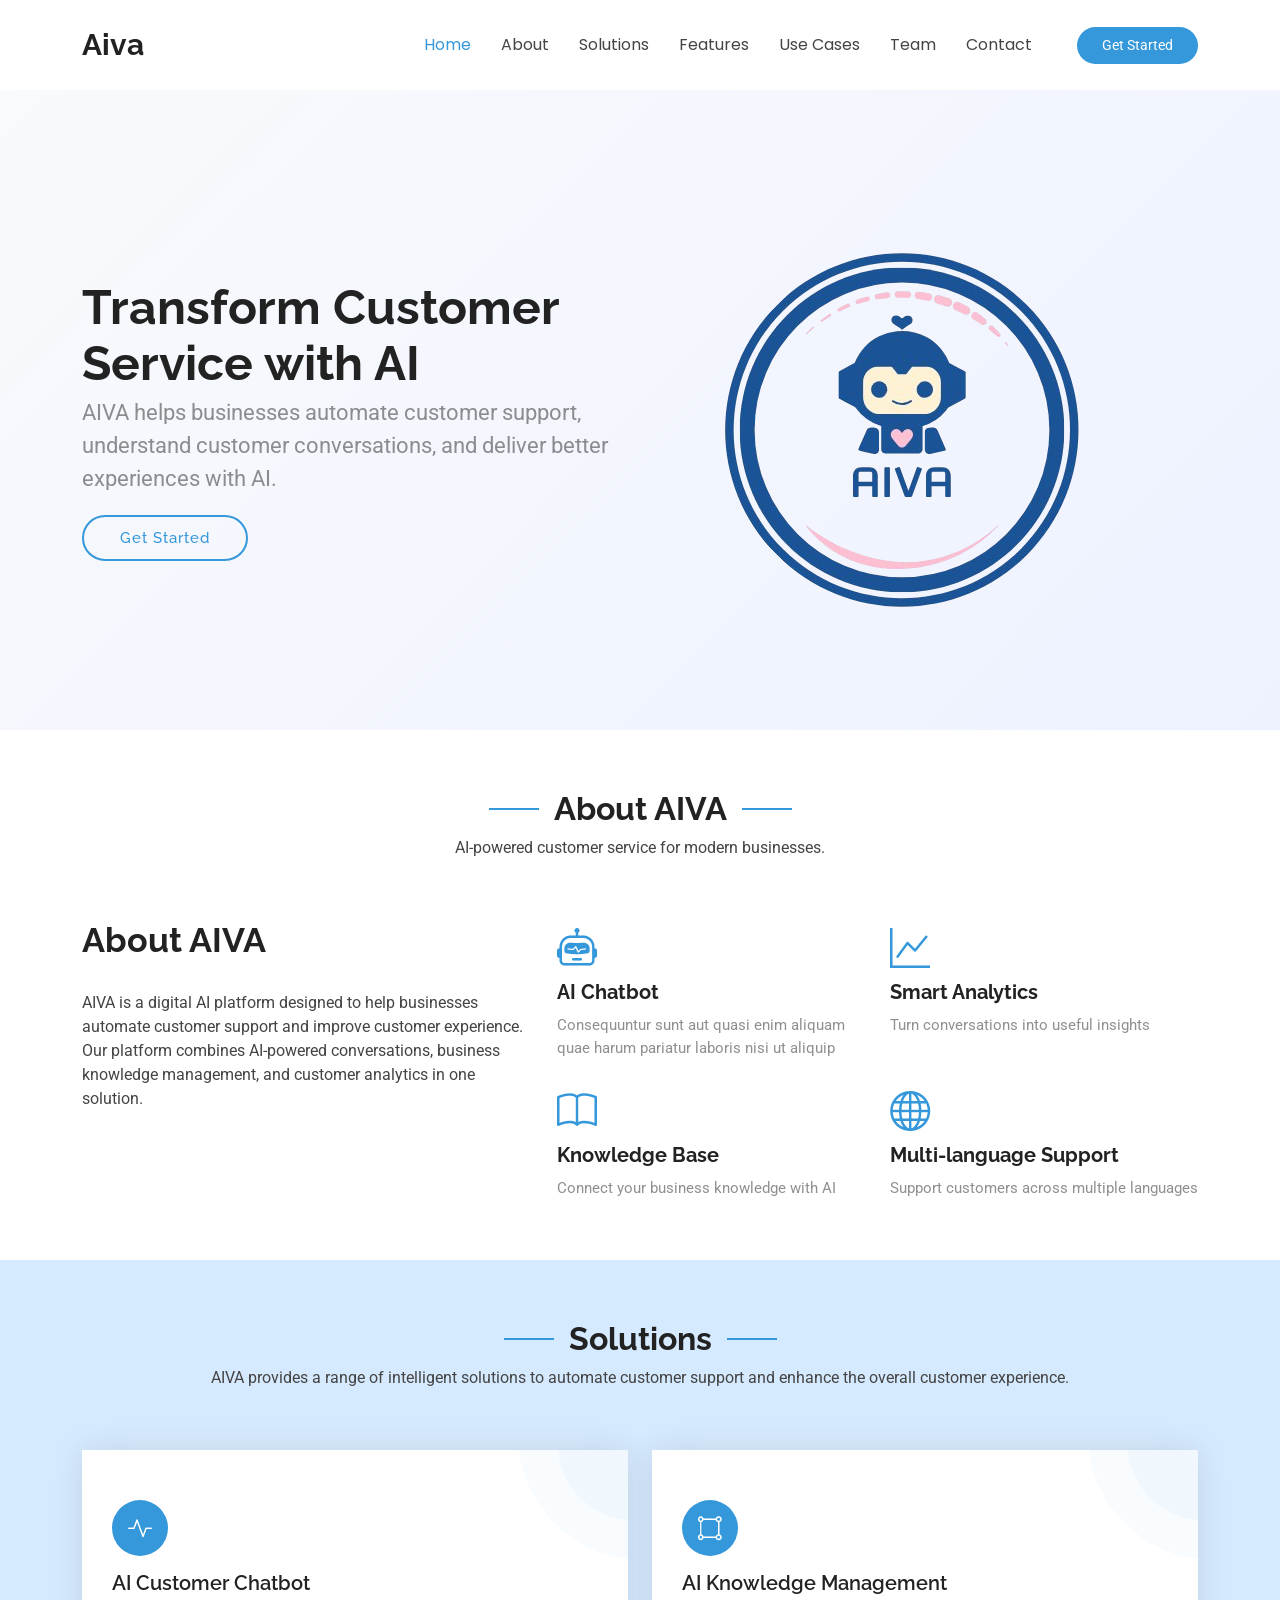
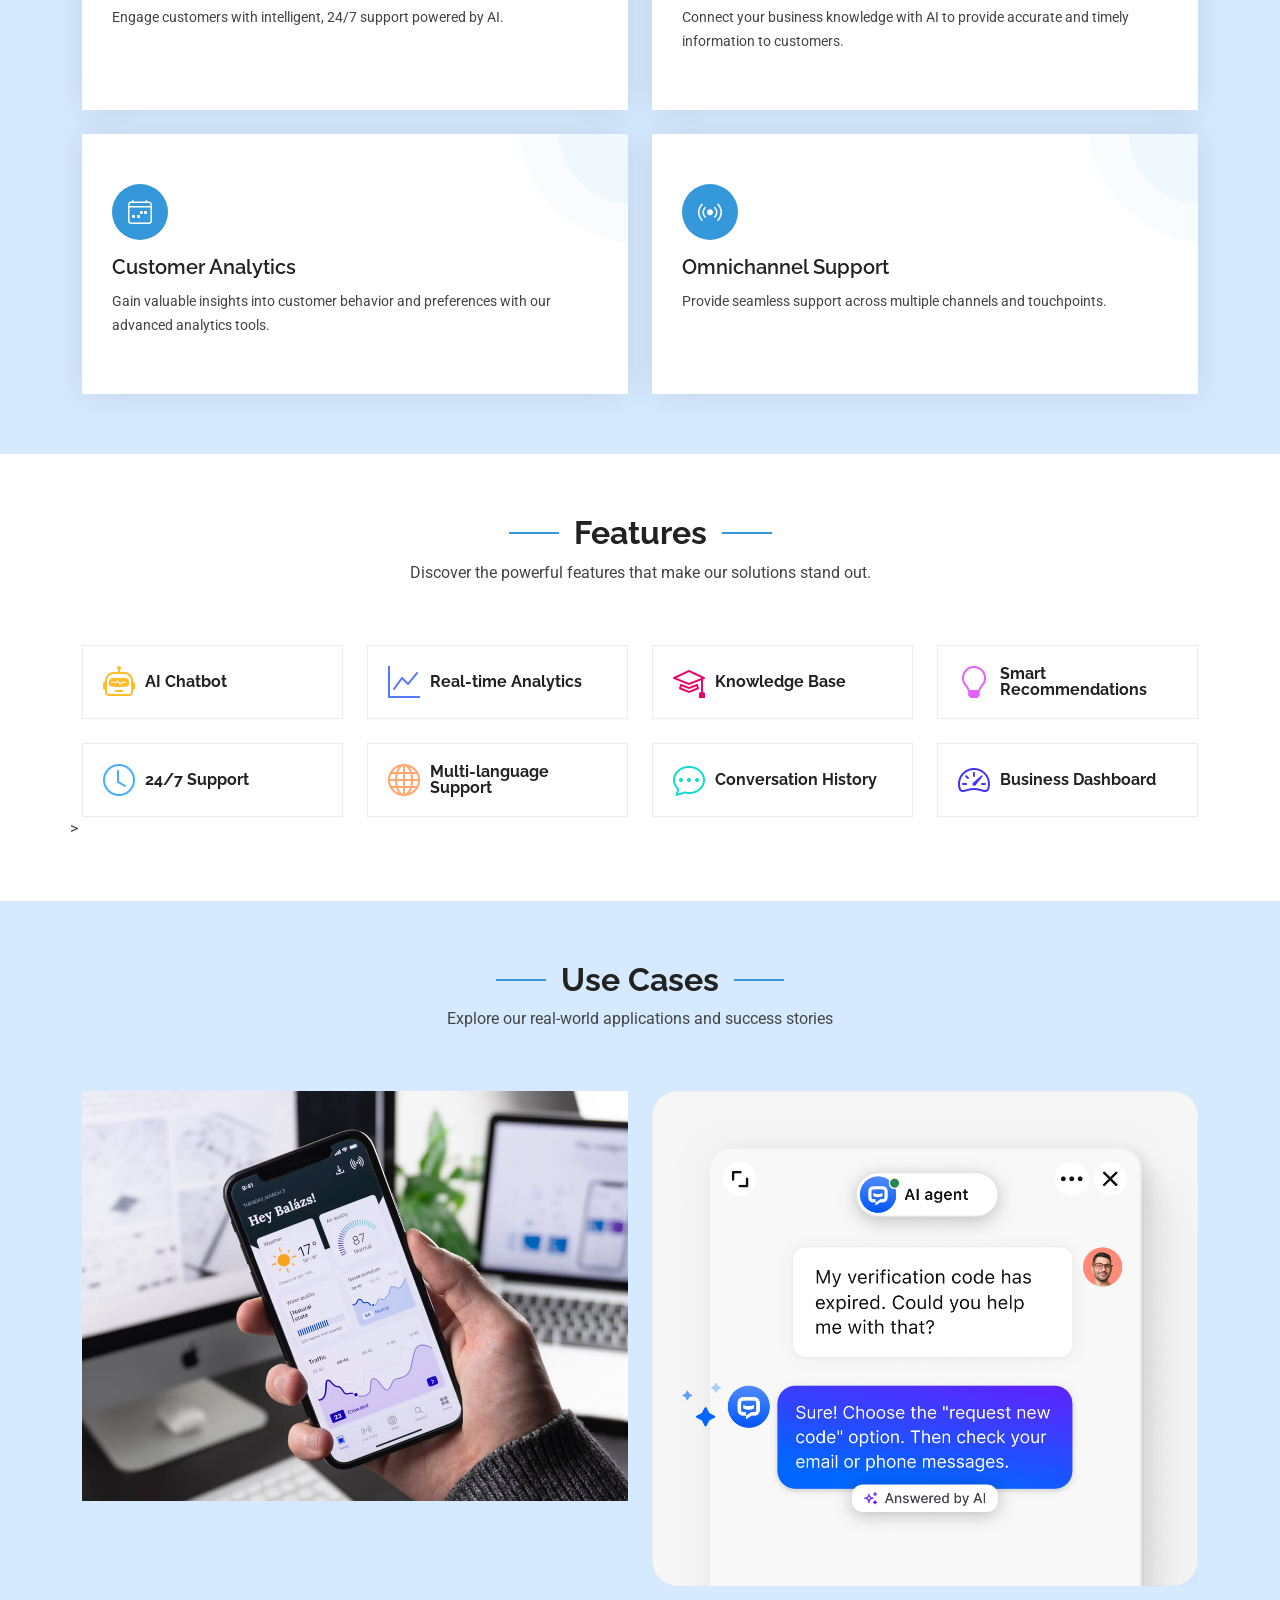
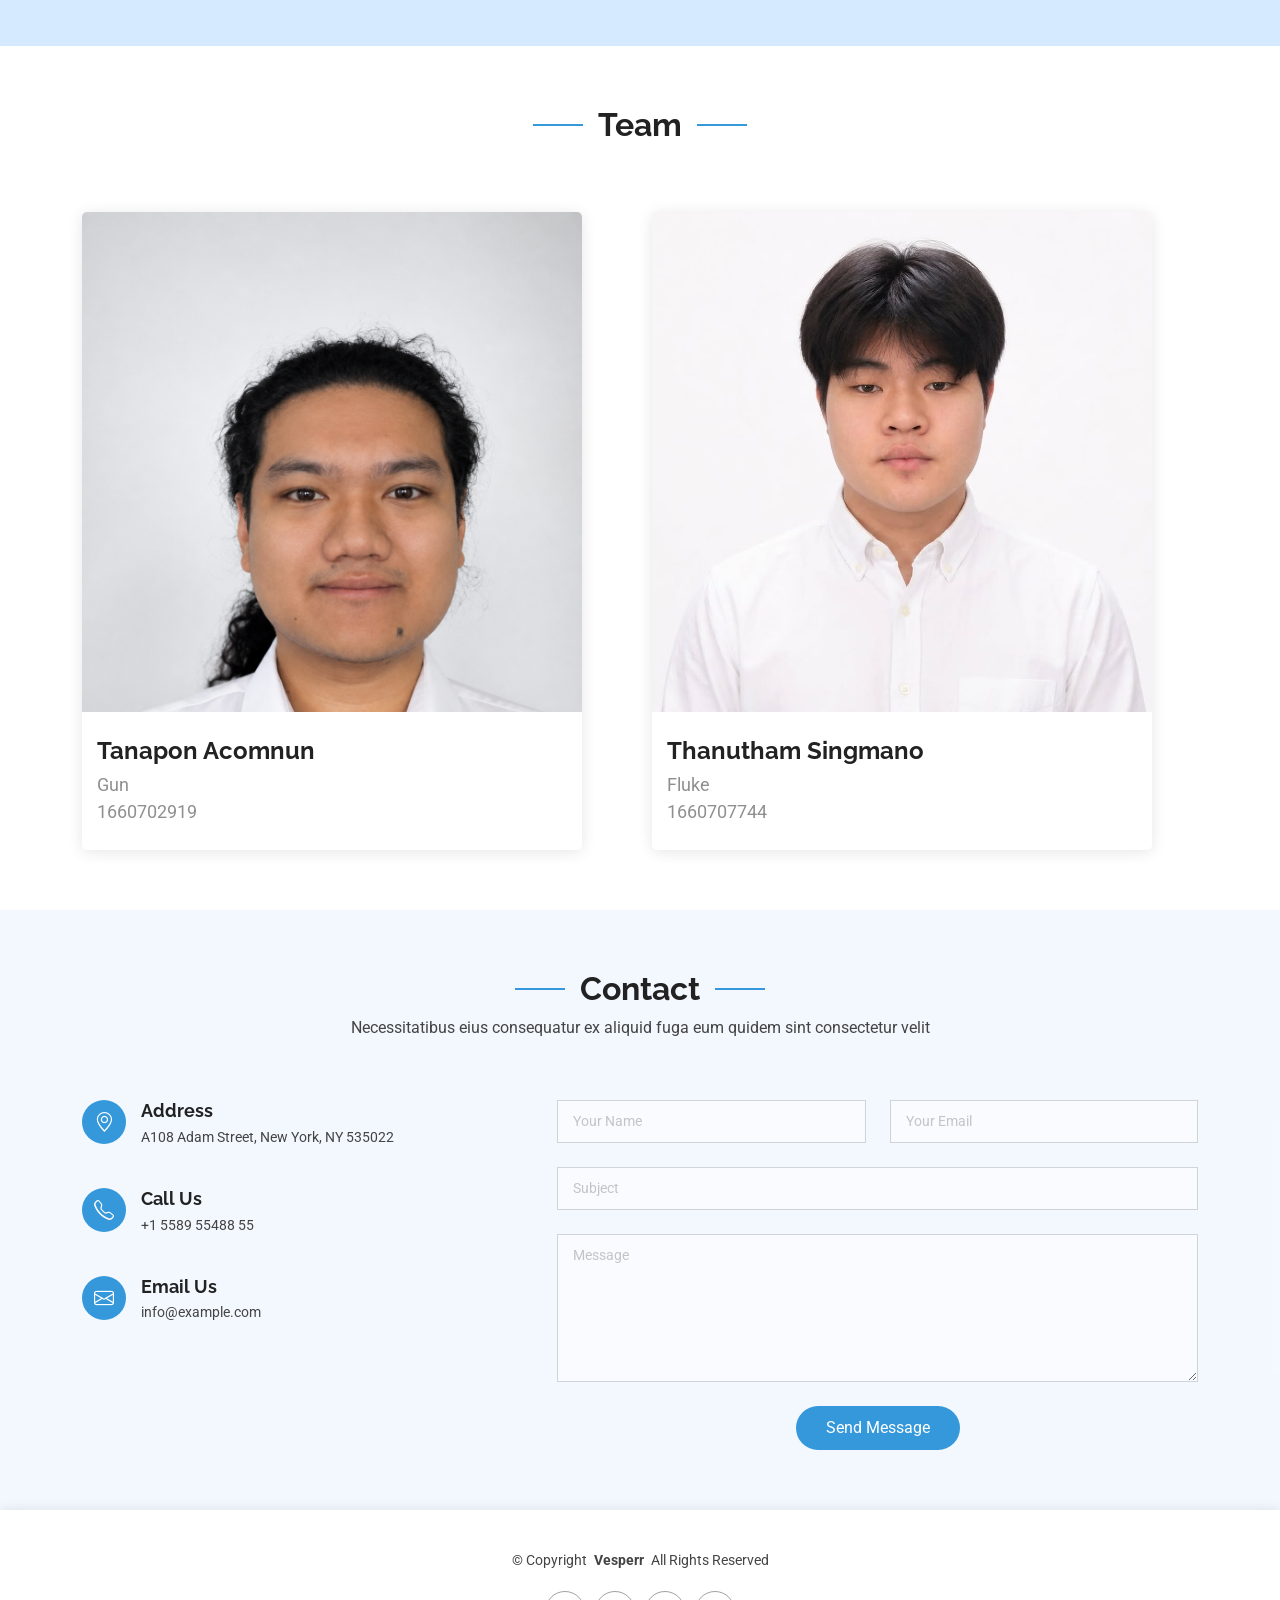
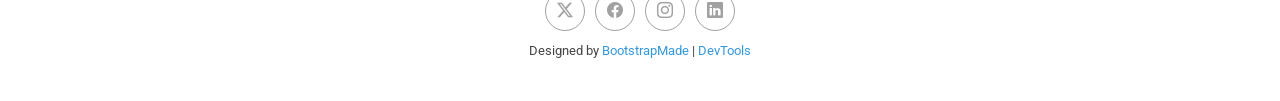
<file: index.html>
<!DOCTYPE html>
<html lang="en">

<head>
  <meta charset="utf-8">
  <meta content="width=device-width, initial-scale=1.0" name="viewport">
  <title>Index - Vesperr Bootstrap Template</title>
  <meta name="description" content="">
  <meta name="keywords" content="">

  <!-- Favicons -->
  <link href="assets/img/favicon.png" rel="icon">
  <link href="assets/img/apple-touch-icon.png" rel="apple-touch-icon">

  <!-- Fonts -->
  <link href="https://fonts.googleapis.com" rel="preconnect">
  <link href="https://fonts.gstatic.com" rel="preconnect" crossorigin>
  <link
    href="https://fonts.googleapis.com/css2?family=Roboto:ital,wght@0,100;0,300;0,400;0,500;0,700;0,900;1,100;1,300;1,400;1,500;1,700;1,900&family=Poppins:ital,wght@0,100;0,200;0,300;0,400;0,500;0,600;0,700;0,800;0,900;1,100;1,200;1,300;1,400;1,500;1,600;1,700;1,800;1,900&family=Raleway:ital,wght@0,100;0,200;0,300;0,400;0,500;0,600;0,700;0,800;0,900;1,100;1,200;1,300;1,400;1,500;1,600;1,700;1,800;1,900&display=swap"
    rel="stylesheet">

  <!-- Vendor CSS Files -->
  <link href="assets/vendor/bootstrap/css/bootstrap.min.css" rel="stylesheet">
  <link href="assets/vendor/bootstrap-icons/bootstrap-icons.css" rel="stylesheet">
  <link href="assets/vendor/aos/aos.css" rel="stylesheet">
  <link href="assets/vendor/glightbox/css/glightbox.min.css" rel="stylesheet">
  <link href="assets/vendor/swiper/swiper-bundle.min.css" rel="stylesheet">

  <!-- Main CSS File -->
  <link href="assets/css/main.css" rel="stylesheet">

  <!-- =======================================================
  * Template Name: Vesperr
  * Template URL: https://bootstrapmade.com/vesperr-free-bootstrap-template/
  * Updated: Aug 07 2024 with Bootstrap v5.3.3
  * Author: BootstrapMade.com
  * License: https://bootstrapmade.com/license/
  ======================================================== -->
</head>

<body class="index-page">

  <header id="header" class="header d-flex align-items-center sticky-top">
    <div class="container-fluid container-xl position-relative d-flex align-items-center">

      <a href="index.html" class="logo d-flex align-items-center me-auto">
        <!-- Uncomment the line below if you also wish to use an image logo -->
        <!-- <img src="assets/img/logo.png" alt=""> -->
        <h1 class="sitename">Aiva</h1>
      </a>

      <nav id="navmenu" class="navmenu">
        <ul>
          <li><a href="#hero" class="active">Home<br></a></li>
          <li><a href="#about">About</a></li>
          <li><a href="#services">Solutions</a></li>
          <li><a href="#features">Features</a></li>
          <li><a href="#portfolio">Use Cases</a></li>
          <li><a href="#team">Team</a></li>
          <li><a href="#contact">Contact</a></li>
          <i class="mobile-nav-toggle d-xl-none bi bi-list"></i>
      </nav>

      <a class="btn-getstarted" href="index.html#about">Get Started</a>

    </div>
  </header>

  <main class="main">

    <!-- Hero Section -->
    <section id="hero" class="hero section">

      <div class="container">
        <div class="row gy-4">
          <div class="col-lg-6 order-2 order-lg-1 d-flex flex-column justify-content-center">
            <h1>Transform Customer Service with AI</h1>
            <p>AIVA helps businesses automate customer support, understand customer conversations, and deliver better
              experiences with AI.</p>
            <div class="d-flex">
              <a href="#about" class="btn-get-started">Get Started</a>
              <a href="https://www.youtube.com/watch?v=Y7f98aduVJ8"
                class="glightbox btn-watch-video d-flex align-items-center"></a>
            </div>
          </div>
          <div class="col-lg-6 order-1 order-lg-2 hero-img">
            <img src="assets/img/AIVA.png" class="img-fluid animated" alt="">
          </div>
        </div>
      </div>

    </section><!-- /Hero Section -->

    <!-- About Section -->
    <section id="about" class="about section">

      <!-- Section Title -->
      <div class="container section-title" data-aos="fade-up">
        <h2>About AIVA</h2>
        <p>AI-powered customer service for modern businesses.</p>
      </div><!-- End Section Title -->

      <div class="container">

        <div class="row gy-5">

          <div class="content col-xl-5 d-flex flex-column" data-aos="fade-up" data-aos-delay="100">
            <h3>About AIVA</h3>
            <p>
              AIVA is a digital AI platform designed to help businesses automate customer support and improve customer
              experience. Our platform combines AI-powered conversations, business knowledge management, and customer
              analytics in one solution.
            </p>
          </div>

          <div class="col-xl-7" data-aos="fade-up" data-aos-delay="200">
            <div class="row gy-4">

              <div class="col-md-6 icon-box position-relative">
                <i class="bi bi-robot"></i>
                <h4><a href="" class="stretched-link">AI Chatbot</a></h4>
                <p>Consequuntur sunt aut quasi enim aliquam quae harum pariatur laboris nisi ut aliquip</p>
              </div><!-- Icon-Box -->

              <div class="col-md-6 icon-box position-relative">
                <i class="bi bi-graph-up"></i>
                <h4><a href="" class="stretched-link">Smart Analytics</a></h4>
                <p>Turn conversations into useful insights</p>
              </div><!-- Icon-Box -->

              <div class="col-md-6 icon-box position-relative">
                <i class="bi bi-book"></i>
                <h4><a href="" class="stretched-link">Knowledge Base</a></h4>
                <p>Connect your business knowledge with AI</p>
              </div><!-- Icon-Box -->

              <div class="col-md-6 icon-box position-relative">
                <i class="bi bi-globe"></i>
                <h4><a href="" class="stretched-link">Multi-language Support</a></h4>
                <p>Support customers across multiple languages</p>
              </div><!-- Icon-Box -->

            </div>
          </div>

        </div>

      </div>

    </section><!-- /About Section -->

    <!-- Services Section -->
    <section id="services" class="services section">

      <!-- Section Title -->
      <div class="container section-title" data-aos="fade-up">
        <h2>Solutions</h2>
        <p>AIVA provides a range of intelligent solutions to automate customer support and enhance the overall customer
          experience.</p>
      </div><!-- End Section Title -->

      <div class="container">
        <div class="row gy-4">

          <div class="col-xl-6 col-md-6 d-flex">
            <div class="service-item position-relative w-100">
              <i class="bi bi-activity"></i>
              <h4>AI Customer Chatbot</h4>
              <p>Engage customers with intelligent, 24/7 support powered by AI.</p>
            </div>
          </div>

          <div class="col-xl-6 col-md-6 d-flex">
            <div class="service-item position-relative w-100">
              <i class="bi bi-bounding-box-circles"></i>
              <h4>AI Knowledge Management</h4>
              <p>Connect your business knowledge with AI to provide accurate and timely information to customers.</p>
            </div>
          </div>

          <div class="col-xl-6 col-md-6 d-flex">
            <div class="service-item position-relative w-100">
              <i class="bi bi-calendar4-week"></i>
              <h4>Customer Analytics</h4>
              <p>Gain valuable insights into customer behavior and preferences with our advanced analytics tools.</p>
            </div>
          </div>

          <div class="col-xl-6 col-md-6 d-flex">
            <div class="service-item position-relative w-100">
              <i class="bi bi-broadcast"></i>
              <h4>Omnichannel Support</h4>
              <p>Provide seamless support across multiple channels and touchpoints.</p>
            </div>
          </div>

        </div>
      </div>

    </section><!-- /Services Section -->

    <!-- Features Section -->
    <section id="features" class="features section">

      <!-- Section Title -->
      <div class="container section-title" data-aos="fade-up">
        <h2>Features</h2>
        <p>Discover the powerful features that make our solutions stand out.</p>
      </div><!-- End Section Title -->

      <div class="container">

        <div class="row gy-4">

          <div class="col-lg-3 col-md-4" data-aos="fade-up" data-aos-delay="100">
            <div class="features-item">
              <i class="bi bi-robot" style="color: #ffbb2c;"></i>
              <h3><a href="" class="stretched-link">AI Chatbot</a></h3>
            </div>
          </div><!-- End Feature Item -->

          <div class="col-lg-3 col-md-4" data-aos="fade-up" data-aos-delay="200">
            <div class="features-item">
              <i class="bi bi-graph-up" style="color: #5578ff;"></i>
              <h3><a href="" class="stretched-link">Real-time Analytics</a></h3>
            </div>
          </div><!-- End Feature Item -->

          <div class="col-lg-3 col-md-4" data-aos="fade-up" data-aos-delay="300">
            <div class="features-item">
              <i class="bi bi-mortarboard" style="color: #e80368;"></i>
              <h3><a href="" class="stretched-link">Knowledge Base</a></h3>
            </div>
          </div><!-- End Feature Item -->

          <div class="col-lg-3 col-md-4" data-aos="fade-up" data-aos-delay="400">
            <div class="features-item">
              <i class="bi bi-lightbulb" style="color: #e361ff;"></i>
              <h3><a href="" class="stretched-link">Smart Recommendations</a></h3>
            </div>
          </div><!-- End Feature Item -->

          <div class="col-lg-3 col-md-4" data-aos="fade-up" data-aos-delay="500">
            <div class="features-item">
              <i class="bi bi-clock" style="color: #47aeff;"></i>
              <h3><a href="" class="stretched-link">24/7 Support</a></h3>
            </div>
          </div><!-- End Feature Item -->

          <div class="col-lg-3 col-md-4" data-aos="fade-up" data-aos-delay="600">
            <div class="features-item">
              <i class="bi bi-globe" style="color: #ffa76e;"></i>
              <h3><a href="" class="stretched-link">Multi-language Support</a></h3>
            </div>
          </div><!-- End Feature Item -->

          <div class="col-lg-3 col-md-4" data-aos="fade-up" data-aos-delay="700">
            <div class="features-item">
              <i class="bi bi-chat-dots" style="color: #11dbcf;"></i>
              <h3><a href="" class="stretched-link">Conversation History</a></h3>
            </div>
          </div><!-- End Feature Item -->

          <div class="col-lg-3 col-md-4" data-aos="fade-up" data-aos-delay="800">
            <div class="features-item">
              <i class="bi bi-speedometer2" style="color: #4233ff;"></i>
              <h3><a href="" class="stretched-link">Business Dashboard</a></h3>
            </div>
          </div><!-- End Feature Item -->>

        </div>

      </div>

    </section><!-- /Features Section -->

    <!-- Portfolio Section -->
    <section id="portfolio" class="portfolio section">

      <!-- Section Title -->
      <div class="container section-title" data-aos="fade-up">
        <h2>Use Cases</h2>
        <p>Explore our real-world applications and success stories</p>
      </div><!-- End Section Title -->

      <div class="container">

        <div class="isotope-layout" data-default-filter="*" data-layout="masonry" data-sort="original-order">

          <div class="row gy-4 isotope-container" data-aos="fade-up" data-aos-delay="200">

            <div class="col-lg-6 col-md-6 portfolio-item isotope-item filter-app">
              <div class="portfolio-content h-100">
                <img src="assets/img/portfolio/app-1.jpg" class="img-fluid" alt="">
                <div class="portfolio-info">
                  <h4>Real-Time Analytics</h4>
                  <p>Real-time data analysis for business intelligence</p>
                  <a href="assets/img/portfolio/app-1.jpg" title="App 1" data-gallery="portfolio-gallery-app"
                    class="glightbox preview-link"><i class="bi bi-zoom-in"></i></a>
                  <a href="portfolio-details.html" title="More Details" class="details-link"><i
                      class="bi bi-link-45deg"></i></a>
                </div>
              </div>
            </div><!-- End Portfolio Item -->

            <div class="col-lg-6 col-md-6 portfolio-item isotope-item filter-product">
              <div class="portfolio-content h-100">
                <img src="assets/img/portfolio/chat-bot.png" class="img-fluid" alt="">
                <div class="portfolio-info">
                  <h4>Chat Bot</h4>
                  <p>AI-powered chatbot for customer support</p>
                  <a href="assets/img/portfolio/chat-bot.png" title="Chat Bot" data-gallery="portfolio-gallery-product"
                    class="glightbox preview-link"><i class="bi bi-zoom-in"></i></a>
                  <a href="service-details.html" title="More Details" class="details-link"><i
                      class="bi bi-link-45deg"></i></a>
                </div>
              </div>
            </div><!-- End Portfolio Item -->
          </div><!-- End Portfolio Container -->

        </div>

      </div>

    </section><!-- /Portfolio Section -->

    <!-- Team Section -->
    <section id="team" class="team section">

      <!-- Section Title -->
      <div class="container section-title" data-aos="fade-up">
        <h2>Team</h2>
      </div><!-- End Section Title -->

      <div class="container">

        <div class="row gy-4">

          <div class="col-lg-6 col-md-6 d-flex align-items-stretch" data-aos="fade-up" data-aos-delay="100">
            <div class="team-member">
              <div class="member-img">
                <img src="assets/img/team/gun.png" class="img-fluid" alt="">

              </div>
              <div class="member-info">
                <h4>Tanapon Acomnun</h4>
                <span>Gun<br>1660702919</span>
              </div>
            </div>
          </div><!-- End Team Member -->

          <div class="col-lg-6 col-md-6 d-flex align-items-stretch" data-aos="fade-up" data-aos-delay="200">
            <div class="team-member">
              <div class="member-img">
                <img src="assets/img/team/fluke.png" class="img-fluid" alt="">

              </div>
              <div class="member-info">
                <h4>Thanutham Singmano</h4>
                <span>Fluke<br>1660707744</span>
              </div>
            </div>
          </div><!-- End Team Member -->
        </div>

      </div>

    </section><!-- /Team Section -->
    <!-- Contact Section -->
    <section id="contact" class="contact section">

      <!-- Section Title -->
      <div class="container section-title" data-aos="fade-up">
        <h2>Contact</h2>
        <p>Necessitatibus eius consequatur ex aliquid fuga eum quidem sint consectetur velit</p>
      </div><!-- End Section Title -->

      <div class="container position-relative" data-aos="fade-up" data-aos-delay="100">

        <div class="row gy-4">

          <div class="col-lg-5">
            <div class="info-item d-flex" data-aos="fade-up" data-aos-delay="200">
              <i class="bi bi-geo-alt flex-shrink-0"></i>
              <div>
                <h3>Address</h3>
                <p>A108 Adam Street, New York, NY 535022</p>
              </div>
            </div><!-- End Info Item -->

            <div class="info-item d-flex" data-aos="fade-up" data-aos-delay="300">
              <i class="bi bi-telephone flex-shrink-0"></i>
              <div>
                <h3>Call Us</h3>
                <p>+1 5589 55488 55</p>
              </div>
            </div><!-- End Info Item -->

            <div class="info-item d-flex" data-aos="fade-up" data-aos-delay="400">
              <i class="bi bi-envelope flex-shrink-0"></i>
              <div>
                <h3>Email Us</h3>
                <p>info@example.com</p>
              </div>
            </div><!-- End Info Item -->

          </div>

          <div class="col-lg-7">
            <form action="forms/contact.php" method="post" class="php-email-form" data-aos="fade-up"
              data-aos-delay="500">
              <div class="row gy-4">

                <div class="col-md-6">
                  <input type="text" name="name" class="form-control" placeholder="Your Name" required="">
                </div>

                <div class="col-md-6 ">
                  <input type="email" class="form-control" name="email" placeholder="Your Email" required="">
                </div>

                <div class="col-md-12">
                  <input type="text" class="form-control" name="subject" placeholder="Subject" required="">
                </div>

                <div class="col-md-12">
                  <textarea class="form-control" name="message" rows="6" placeholder="Message" required=""></textarea>
                </div>

                <div class="col-md-12 text-center">
                  <div class="loading">Loading</div>
                  <div class="error-message"></div>
                  <div class="sent-message">Your message has been sent. Thank you!</div>

                  <button type="submit">Send Message</button>
                </div>

              </div>
            </form>
          </div><!-- End Contact Form -->

        </div>

      </div>

    </section><!-- /Contact Section -->

  </main>

  <footer id="footer" class="footer">

    <div class="container">
      <div class="copyright text-center ">
        <p>© <span>Copyright</span> <strong class="px-1 sitename">Vesperr</strong> <span>All Rights Reserved</span></p>
      </div>
      <div class="social-links d-flex justify-content-center">
        <a href=""><i class="bi bi-twitter-x"></i></a>
        <a href=""><i class="bi bi-facebook"></i></a>
        <a href=""><i class="bi bi-instagram"></i></a>
        <a href=""><i class="bi bi-linkedin"></i></a>
      </div>
      <div class="credits">
        <!-- All the links in the footer should remain intact. -->
        <!-- You can delete the links only if you've purchased the pro version. -->
        <!-- Licensing information: https://bootstrapmade.com/license/ -->
        <!-- Purchase the pro version with working PHP/AJAX contact form: [buy-url] -->
        Designed by <a href="https://bootstrapmade.com/">BootstrapMade</a> | <a
          href="https://bootstrapmade.com/tools/">DevTools</a>
      </div>
    </div>

  </footer>

  <!-- Scroll Top -->
  <a href="#" id="scroll-top" class="scroll-top d-flex align-items-center justify-content-center"><i
      class="bi bi-arrow-up-short"></i></a>

  <!-- Preloader -->
  <div id="preloader"></div>

  <!-- Vendor JS Files -->
  <script src="assets/vendor/bootstrap/js/bootstrap.bundle.min.js"></script>
  <script src="assets/vendor/php-email-form/validate.js"></script>
  <script src="assets/vendor/aos/aos.js"></script>
  <script src="assets/vendor/glightbox/js/glightbox.min.js"></script>
  <script src="assets/vendor/purecounter/purecounter_vanilla.js"></script>
  <script src="assets/vendor/swiper/swiper-bundle.min.js"></script>
  <script src="assets/vendor/imagesloaded/imagesloaded.pkgd.min.js"></script>
  <script src="assets/vendor/isotope-layout/isotope.pkgd.min.js"></script>

  <!-- Main JS File -->
  <script src="assets/js/main.js"></script>

</body>

</html>
</file>
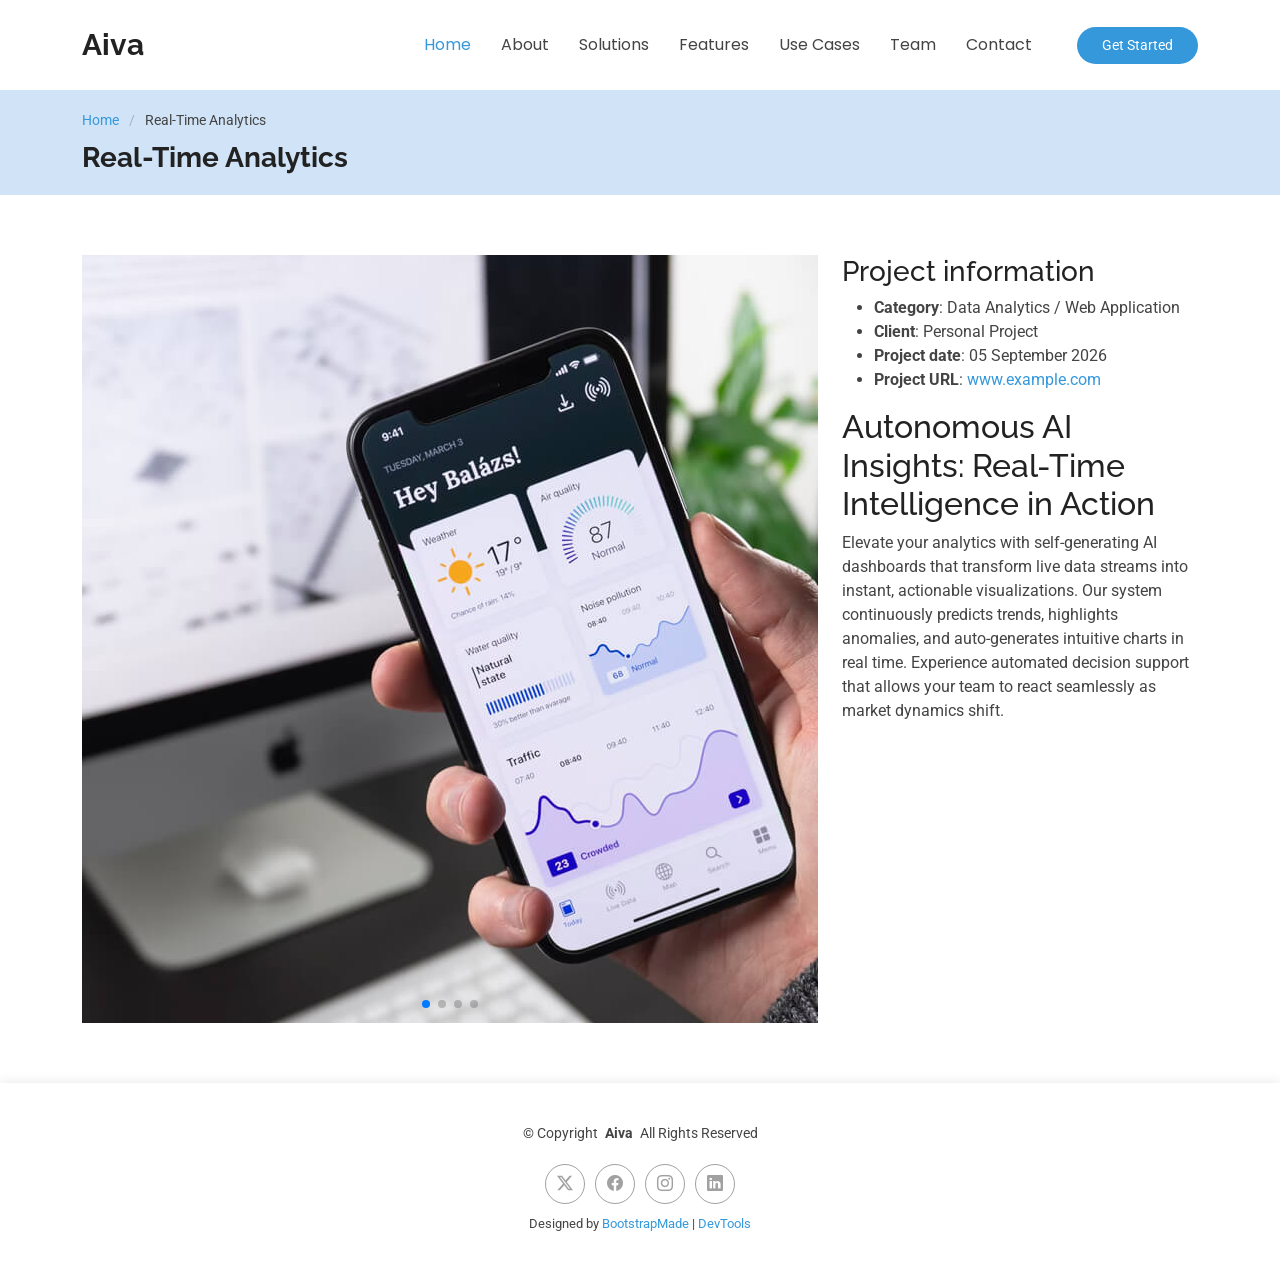
<file: portfolio-details.html>
<!DOCTYPE html>
<html lang="en">

<head>
  <meta charset="utf-8">
  <meta content="width=device-width, initial-scale=1.0" name="viewport">
  <title>Real-Time Analytics - Aiva Bootstrap Template</title>
  <meta name="description" content="">
  <meta name="keywords" content="">

  <!-- Favicons -->
  <link href="assets/img/favicon.png" rel="icon">
  <link href="assets/img/apple-touch-icon.png" rel="apple-touch-icon">

  <!-- Fonts -->
  <link href="https://fonts.googleapis.com" rel="preconnect">
  <link href="https://fonts.gstatic.com" rel="preconnect" crossorigin>
  <link href="https://fonts.googleapis.com/css2?family=Roboto:ital,wght@0,100;0,300;0,400;0,500;0,700;0,900;1,100;1,300;1,400;1,500;1,700;1,900&family=Poppins:ital,wght@0,100;0,200;0,300;0,400;0,500;0,600;0,700;0,800;0,900;1,100;1,200;1,300;1,400;1,500;1,600;1,700;1,800;1,900&family=Raleway:ital,wght@0,100;0,200;0,300;0,400;0,500;0,600;0,700;0,800;0,900;1,100;1,200;1,300;1,400;1,500;1,600;1,700;1,800;1,900&display=swap" rel="stylesheet">

  <!-- Vendor CSS Files -->
  <link href="assets/vendor/bootstrap/css/bootstrap.min.css" rel="stylesheet">
  <link href="assets/vendor/bootstrap-icons/bootstrap-icons.css" rel="stylesheet">
  <link href="assets/vendor/aos/aos.css" rel="stylesheet">
  <link href="assets/vendor/glightbox/css/glightbox.min.css" rel="stylesheet">
  <link href="assets/vendor/swiper/swiper-bundle.min.css" rel="stylesheet">

  <!-- Main CSS File -->
  <link href="assets/css/main.css" rel="stylesheet">

  <!-- =======================================================
  * Template Name: Aiva
  * Template URL: https://bootstrapmade.com/aiva-free-bootstrap-template/
  * Updated: Aug 07 2024 with Bootstrap v5.3.3
  * Author: BootstrapMade.com
  * License: https://bootstrapmade.com/license/
  ======================================================== -->
</head>

<body class="portfolio-details-page">

  <header id="header" class="header d-flex align-items-center sticky-top">
    <div class="container-fluid container-xl position-relative d-flex align-items-center">

      <a href="index.html" class="logo d-flex align-items-center me-auto">
        <!-- Uncomment the line below if you also wish to use an image logo -->
        <!-- <img src="assets/img/logo.png" alt=""> -->
        <h1 class="sitename">Aiva</h1>
      </a>

      <nav id="navmenu" class="navmenu">
        <ul>
          <li><a href="index.html" class="active">Home<br></a></li>
          <li><a href="index.html#about">About</a></li>
          <li><a href="index.html#services">Solutions</a></li>
          <li><a href="index.html#features">Features</a></li>
          <li><a href="index.html#portfolio">Use Cases</a></li>
          <li><a href="index.html#team">Team</a></li>
          <li><a href="index.html#contact">Contact</a></li>
          <i class="mobile-nav-toggle d-xl-none bi bi-list"></i>
      </nav>

      <a class="btn-getstarted" href="index.html#about">Get Started</a>

    </div>
  </header>

  <main class="main">

    <!-- Page Title -->
    <div class="page-title" data-aos="fade">
      <div class="container">
        <nav class="breadcrumbs">
          <ol>
            <li><a href="index.html">Home</a></li>
            <li class="current">Real-Time Analytics</li>
          </ol>
        </nav>
        <h1>Real-Time Analytics</h1>
      </div>
    </div><!-- End Page Title -->

    <!-- Real-Time Analytics Section -->
    <section id="real-time-analytics" class="real-time-analytics section">

      <div class="container" data-aos="fade-up" data-aos-delay="100">

        <div class="row gy-4">

          <div class="col-lg-8">
            <div class="portfolio-details-slider swiper init-swiper">

              <script type="application/json" class="swiper-config">
                {
                  "loop": true,
                  "speed": 600,
                  "autoplay": {
                    "delay": 5000
                  },
                  "slidesPerView": "auto",
                  "pagination": {
                    "el": ".swiper-pagination",
                    "type": "bullets",
                    "clickable": true
                  }
                }
              </script>

              <div class="swiper-wrapper align-items-center">

                <div class="swiper-slide">
                  <img src="assets/img/portfolio/app-1.jpg" alt="">
                </div>

                <div class="swiper-slide">
                  <img src="assets/img/portfolio/app-2.png" alt="">
                </div>

                <div class="swiper-slide">
                  <img src="assets/img/portfolio/app-3.png" alt="">
                </div>

                <div class="swiper-slide">
                  <img src="assets/img/portfolio/app-4.png" alt="">
                </div>

              </div>
              <div class="swiper-pagination"></div>
            </div>
          </div>

          <div class="col-lg-4">
            <div class="portfolio-info" data-aos="fade-up" data-aos-delay="200">
              <h3>Project information</h3>
              <ul>
                <li><strong>Category</strong>: Data Analytics / Web Application</li>
                <li><strong>Client</strong>: Personal Project</li>
                <li><strong>Project date</strong>: 05 September 2026</li>
                <li><strong>Project URL</strong>: <a href="#">www.example.com</a></li>
              </ul>
            </div>
            <div class="portfolio-description" data-aos="fade-up" data-aos-delay="300">
              <h2>Autonomous AI Insights: Real-Time Intelligence in Action</h2>
              <p>
                Elevate your analytics with self-generating AI dashboards that transform live data streams into instant, actionable visualizations. Our system continuously predicts trends, highlights anomalies, and auto-generates intuitive charts in real time. Experience automated decision support that allows your team to react seamlessly as market dynamics shift.
              </p>
            </div>
          </div>

        </div>

      </div>

    </section><!-- /Real-Time Analytics Section -->

  </main>

  <footer id="footer" class="footer">

    <div class="container">
      <div class="copyright text-center ">
        <p>© <span>Copyright</span> <strong class="px-1 sitename">Aiva</strong> <span>All Rights Reserved</span></p>
      </div>
      <div class="social-links d-flex justify-content-center">
        <a href=""><i class="bi bi-twitter-x"></i></a>
        <a href=""><i class="bi bi-facebook"></i></a>
        <a href=""><i class="bi bi-instagram"></i></a>
        <a href=""><i class="bi bi-linkedin"></i></a>
      </div>
      <div class="credits">
        <!-- All the links in the footer should remain intact. -->
        <!-- You can delete the links only if you've purchased the pro version. -->
        <!-- Licensing information: https://bootstrapmade.com/license/ -->
        <!-- Purchase the pro version with working PHP/AJAX contact form: [buy-url] -->
        Designed by <a href="https://bootstrapmade.com/">BootstrapMade</a> | <a href="https://bootstrapmade.com/tools/">DevTools</a>
      </div>
    </div>

  </footer>

  <!-- Scroll Top -->
  <a href="#" id="scroll-top" class="scroll-top d-flex align-items-center justify-content-center"><i class="bi bi-arrow-up-short"></i></a>

  <!-- Preloader -->
  <div id="preloader"></div>

  <!-- Vendor JS Files -->
  <script src="assets/vendor/bootstrap/js/bootstrap.bundle.min.js"></script>
  <script src="assets/vendor/php-email-form/validate.js"></script>
  <script src="assets/vendor/aos/aos.js"></script>
  <script src="assets/vendor/glightbox/js/glightbox.min.js"></script>
  <script src="assets/vendor/purecounter/purecounter_vanilla.js"></script>
  <script src="assets/vendor/swiper/swiper-bundle.min.js"></script>
  <script src="assets/vendor/imagesloaded/imagesloaded.pkgd.min.js"></script>
  <script src="assets/vendor/isotope-layout/isotope.pkgd.min.js"></script>

  <!-- Main JS File -->
  <script src="assets/js/main.js"></script>

</body>

</html>
</file>
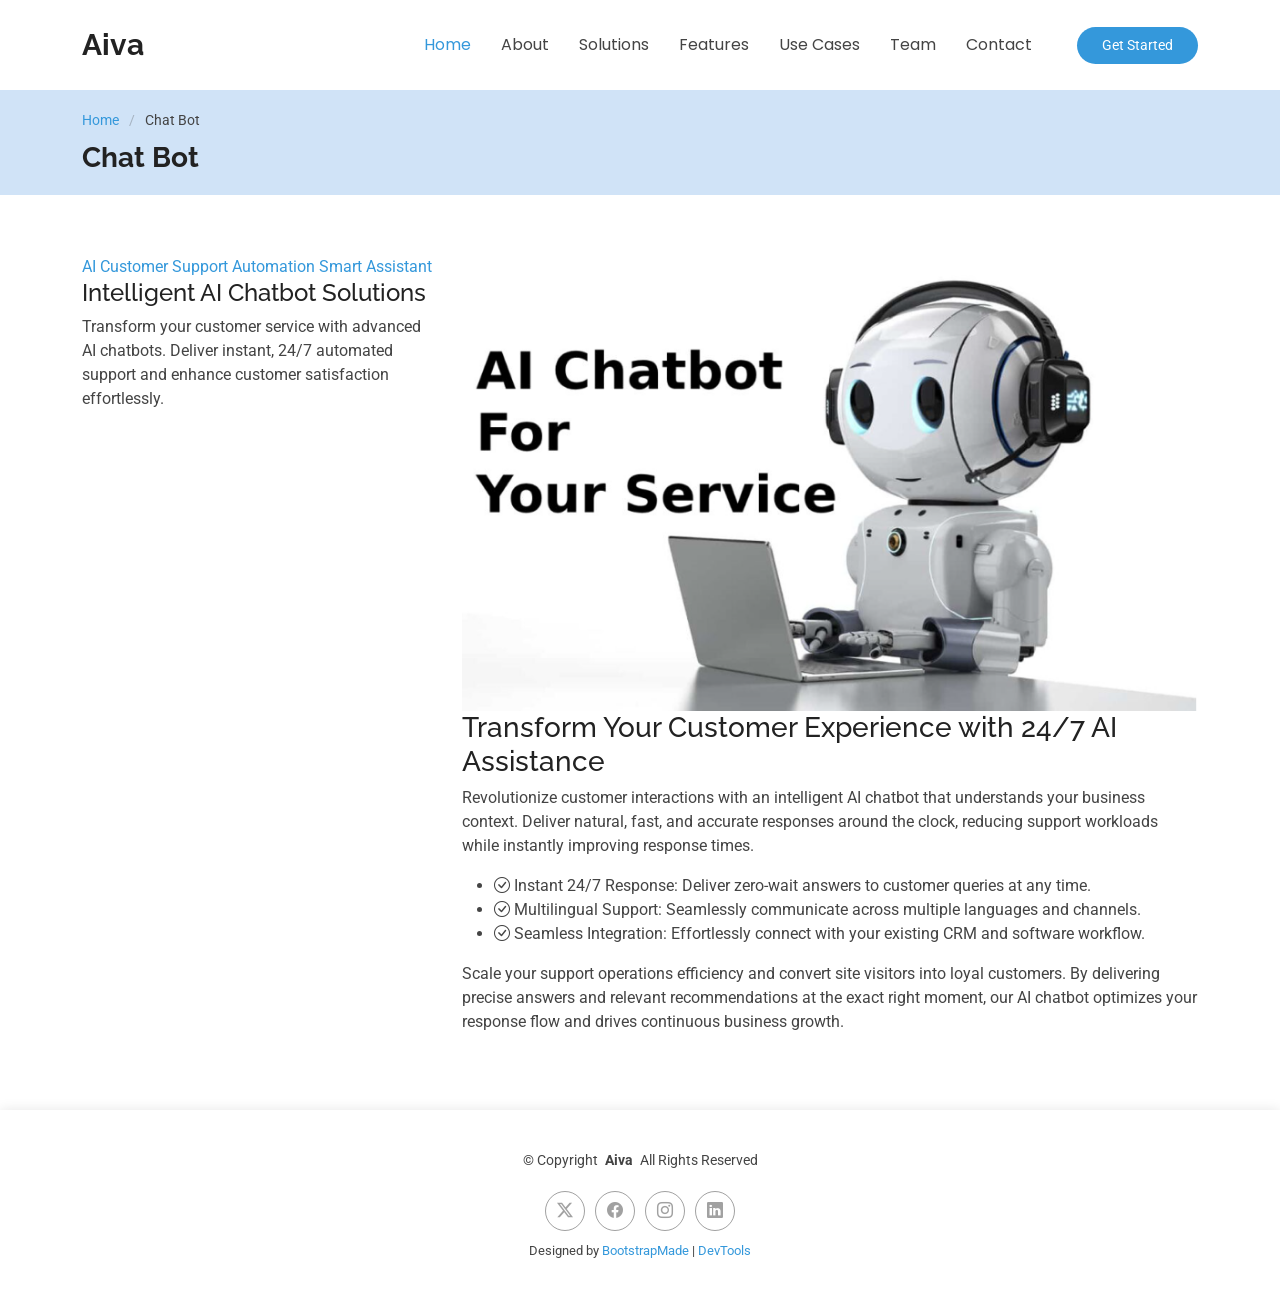
<file: service-details.html>
<!DOCTYPE html>
<html lang="en">

<head>
  <meta charset="utf-8">
  <meta content="width=device-width, initial-scale=1.0" name="viewport">
  <title>Chat Bot - Aiva Bootstrap Template</title>
  <meta name="description" content="">
  <meta name="keywords" content="">

  <!-- Favicons -->
  <link href="assets/img/favicon.png" rel="icon">
  <link href="assets/img/apple-touch-icon.png" rel="apple-touch-icon">

  <!-- Fonts -->
  <link href="https://fonts.googleapis.com" rel="preconnect">
  <link href="https://fonts.gstatic.com" rel="preconnect" crossorigin>
  <link href="https://fonts.googleapis.com/css2?family=Roboto:ital,wght@0,100;0,300;0,400;0,500;0,700;0,900;1,100;1,300;1,400;1,500;1,700;1,900&family=Poppins:ital,wght@0,100;0,200;0,300;0,400;0,500;0,600;0,700;0,800;0,900;1,100;1,200;1,300;1,400;1,500;1,600;1,700;1,800;1,900&family=Raleway:ital,wght@0,100;0,200;0,300;0,400;0,500;0,600;0,700;0,800;0,900;1,100;1,200;1,300;1,400;1,500;1,600;1,700;1,800;1,900&display=swap" rel="stylesheet">

  <!-- Vendor CSS Files -->
  <link href="assets/vendor/bootstrap/css/bootstrap.min.css" rel="stylesheet">
  <link href="assets/vendor/bootstrap-icons/bootstrap-icons.css" rel="stylesheet">
  <link href="assets/vendor/aos/aos.css" rel="stylesheet">
  <link href="assets/vendor/glightbox/css/glightbox.min.css" rel="stylesheet">
  <link href="assets/vendor/swiper/swiper-bundle.min.css" rel="stylesheet">

  <!-- Main CSS File -->
  <link href="assets/css/main.css" rel="stylesheet">

  <!-- =======================================================
  * Template Name: Aiva
  * Template URL: https://bootstrapmade.com/aiva-free-bootstrap-template/
  * Updated: Aug 07 2024 with Bootstrap v5.3.3
  * Author: BootstrapMade.com
  * License: https://bootstrapmade.com/license/
  ======================================================== -->
</head>

<body class="service-details-page">

  <header id="header" class="header d-flex align-items-center sticky-top">
    <div class="container-fluid container-xl position-relative d-flex align-items-center">

      <a href="index.html" class="logo d-flex align-items-center me-auto">
        <!-- Uncomment the line below if you also wish to use an image logo -->
        <!-- <img src="assets/img/logo.png" alt=""> -->
        <h1 class="sitename">Aiva</h1>
      </a>

      <nav id="navmenu" class="navmenu">
        <ul>
          <li><a href="index.html" class="active">Home<br></a></li>
          <li><a href="index.html#about">About</a></li>
          <li><a href="index.html#services">Solutions</a></li>
          <li><a href="index.html#features">Features</a></li>
          <li><a href="index.html#portfolio">Use Cases</a></li>
          <li><a href="index.html#team">Team</a></li>
          <li><a href="index.html#contact">Contact</a></li>
          <i class="mobile-nav-toggle d-xl-none bi bi-list"></i>
      </nav>

      <a class="btn-getstarted" href="index.html#about">Get Started</a>

    </div>
  </header>

  <main class="main">

    <!-- Page Title -->
    <div class="page-title" data-aos="fade">
      <div class="container">
        <nav class="breadcrumbs">
          <ol>
            <li><a href="index.html">Home</a></li>
            <li class="current">Chat Bot</li>
          </ol>
        </nav>
        <h1>Chat Bot</h1>
      </div>
    </div><!-- End Page Title -->

    <!-- Chat Bot Section -->
    <section id="chat-bot" class="chat-bot section">

      <div class="container">

        <div class="row gy-4">

          <div class="col-lg-4" data-aos="fade-up" data-aos-delay="100">
            <div class="services-list">
              <a href="#" class="active">AI Customer Support</a>
              <a href="#">Automation</a>
              <a href="#">Smart Assistant</a>
            </div>

            <h4>Intelligent AI Chatbot Solutions</h4>
            <p>Transform your customer service with advanced AI chatbots. Deliver instant, 24/7 automated support and enhance customer satisfaction effortlessly.</p>
          </div>

          <div class="col-lg-8" data-aos="fade-up" data-aos-delay="200">
            <img src="assets/img/chat bot.png" alt="" class="img-fluid services-img">
            <h3>Transform Your Customer Experience with 24/7 AI Assistance</h3>
            <p>
              Revolutionize customer interactions with an intelligent AI chatbot that understands your business context. Deliver natural, fast, and accurate responses around the clock, reducing support workloads while instantly improving response times.
            </p>
            <ul>
              <li><i class="bi bi-check-circle"></i> <span>Instant 24/7 Response: Deliver zero-wait answers to customer queries at any time.</span></li>
              <li><i class="bi bi-check-circle"></i> <span>Multilingual Support: Seamlessly communicate across multiple languages and channels.</span></li>
              <li><i class="bi bi-check-circle"></i> <span>Seamless Integration: Effortlessly connect with your existing CRM and software workflow.</span></li>
            </ul>
            <p>
              Scale your support operations efficiency and convert site visitors into loyal customers. By delivering precise answers and relevant recommendations at the exact right moment, our AI chatbot optimizes your response flow and drives continuous business growth.
            </p>
          </div>

        </div>

      </div>

    </section><!-- /Chat Bot Section -->

  </main>

  <footer id="footer" class="footer">

    <div class="container">
      <div class="copyright text-center ">
        <p>© <span>Copyright</span> <strong class="px-1 sitename">Aiva</strong> <span>All Rights Reserved</span></p>
      </div>
      <div class="social-links d-flex justify-content-center">
        <a href=""><i class="bi bi-twitter-x"></i></a>
        <a href=""><i class="bi bi-facebook"></i></a>
        <a href=""><i class="bi bi-instagram"></i></a>
        <a href=""><i class="bi bi-linkedin"></i></a>
      </div>
      <div class="credits">
        <!-- All the links in the footer should remain intact. -->
        <!-- You can delete the links only if you've purchased the pro version. -->
        <!-- Licensing information: https://bootstrapmade.com/license/ -->
        <!-- Purchase the pro version with working PHP/AJAX contact form: [buy-url] -->
        Designed by <a href="https://bootstrapmade.com/">BootstrapMade</a> | <a href="https://bootstrapmade.com/tools/">DevTools</a>
      </div>
    </div>

  </footer>

  <!-- Scroll Top -->
  <a href="#" id="scroll-top" class="scroll-top d-flex align-items-center justify-content-center"><i class="bi bi-arrow-up-short"></i></a>

  <!-- Preloader -->
  <div id="preloader"></div>

  <!-- Vendor JS Files -->
  <script src="assets/vendor/bootstrap/js/bootstrap.bundle.min.js"></script>
  <script src="assets/vendor/php-email-form/validate.js"></script>
  <script src="assets/vendor/aos/aos.js"></script>
  <script src="assets/vendor/glightbox/js/glightbox.min.js"></script>
  <script src="assets/vendor/purecounter/purecounter_vanilla.js"></script>
  <script src="assets/vendor/swiper/swiper-bundle.min.js"></script>
  <script src="assets/vendor/imagesloaded/imagesloaded.pkgd.min.js"></script>
  <script src="assets/vendor/isotope-layout/isotope.pkgd.min.js"></script>

  <!-- Main JS File -->
  <script src="assets/js/main.js"></script>

</body>

</html>
</file>
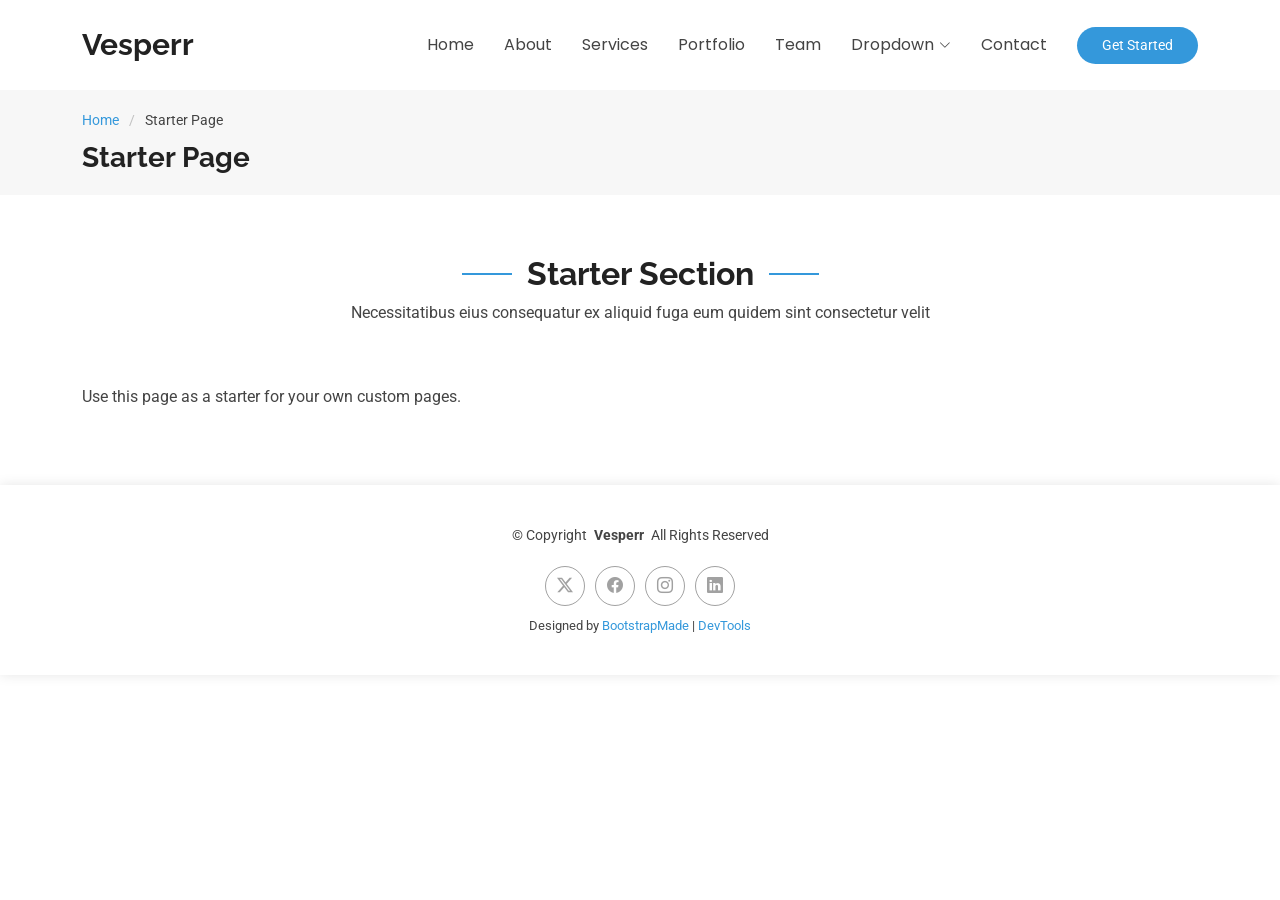
<file: starter-page.html>
<!DOCTYPE html>
<html lang="en">

<head>
  <meta charset="utf-8">
  <meta content="width=device-width, initial-scale=1.0" name="viewport">
  <title>Starter Page - Vesperr Bootstrap Template</title>
  <meta name="description" content="">
  <meta name="keywords" content="">

  <!-- Favicons -->
  <link href="assets/img/favicon.png" rel="icon">
  <link href="assets/img/apple-touch-icon.png" rel="apple-touch-icon">

  <!-- Fonts -->
  <link href="https://fonts.googleapis.com" rel="preconnect">
  <link href="https://fonts.gstatic.com" rel="preconnect" crossorigin>
  <link href="https://fonts.googleapis.com/css2?family=Roboto:ital,wght@0,100;0,300;0,400;0,500;0,700;0,900;1,100;1,300;1,400;1,500;1,700;1,900&family=Poppins:ital,wght@0,100;0,200;0,300;0,400;0,500;0,600;0,700;0,800;0,900;1,100;1,200;1,300;1,400;1,500;1,600;1,700;1,800;1,900&family=Raleway:ital,wght@0,100;0,200;0,300;0,400;0,500;0,600;0,700;0,800;0,900;1,100;1,200;1,300;1,400;1,500;1,600;1,700;1,800;1,900&display=swap" rel="stylesheet">

  <!-- Vendor CSS Files -->
  <link href="assets/vendor/bootstrap/css/bootstrap.min.css" rel="stylesheet">
  <link href="assets/vendor/bootstrap-icons/bootstrap-icons.css" rel="stylesheet">
  <link href="assets/vendor/aos/aos.css" rel="stylesheet">
  <link href="assets/vendor/glightbox/css/glightbox.min.css" rel="stylesheet">
  <link href="assets/vendor/swiper/swiper-bundle.min.css" rel="stylesheet">

  <!-- Main CSS File -->
  <link href="assets/css/main.css" rel="stylesheet">

  <!-- =======================================================
  * Template Name: Vesperr
  * Template URL: https://bootstrapmade.com/vesperr-free-bootstrap-template/
  * Updated: Aug 07 2024 with Bootstrap v5.3.3
  * Author: BootstrapMade.com
  * License: https://bootstrapmade.com/license/
  ======================================================== -->
</head>

<body class="starter-page-page">

  <header id="header" class="header d-flex align-items-center sticky-top">
    <div class="container-fluid container-xl position-relative d-flex align-items-center">

      <a href="index.html" class="logo d-flex align-items-center me-auto">
        <!-- Uncomment the line below if you also wish to use an image logo -->
        <!-- <img src="assets/img/logo.png" alt=""> -->
        <h1 class="sitename">Vesperr</h1>
      </a>

      <nav id="navmenu" class="navmenu">
        <ul>
          <li><a href="#hero">Home<br></a></li>
          <li><a href="#about">About</a></li>
          <li><a href="#services">Services</a></li>
          <li><a href="#portfolio">Portfolio</a></li>
          <li><a href="#team">Team</a></li>
          <li class="dropdown"><a href="#"><span>Dropdown</span> <i class="bi bi-chevron-down toggle-dropdown"></i></a>
            <ul>
              <li><a href="#">Dropdown 1</a></li>
              <li class="dropdown"><a href="#"><span>Deep Dropdown</span> <i class="bi bi-chevron-down toggle-dropdown"></i></a>
                <ul>
                  <li><a href="#">Deep Dropdown 1</a></li>
                  <li><a href="#">Deep Dropdown 2</a></li>
                  <li><a href="#">Deep Dropdown 3</a></li>
                  <li><a href="#">Deep Dropdown 4</a></li>
                  <li><a href="#">Deep Dropdown 5</a></li>
                </ul>
              </li>
              <li><a href="#">Dropdown 2</a></li>
              <li><a href="#">Dropdown 3</a></li>
              <li><a href="#">Dropdown 4</a></li>
            </ul>
          </li>
          <li><a href="#contact">Contact</a></li>
        </ul>
        <i class="mobile-nav-toggle d-xl-none bi bi-list"></i>
      </nav>

      <a class="btn-getstarted" href="index.html#about">Get Started</a>

    </div>
  </header>

  <main class="main">

    <!-- Page Title -->
    <div class="page-title" data-aos="fade">
      <div class="container">
        <nav class="breadcrumbs">
          <ol>
            <li><a href="index.html">Home</a></li>
            <li class="current">Starter Page</li>
          </ol>
        </nav>
        <h1>Starter Page</h1>
      </div>
    </div><!-- End Page Title -->

    <!-- Starter Section Section -->
    <section id="starter-section" class="starter-section section">

      <!-- Section Title -->
      <div class="container section-title" data-aos="fade-up">
        <h2>Starter Section</h2>
        <p>Necessitatibus eius consequatur ex aliquid fuga eum quidem sint consectetur velit</p>
      </div><!-- End Section Title -->

      <div class="container" data-aos="fade-up">
        <p>Use this page as a starter for your own custom pages.</p>
      </div>

    </section><!-- /Starter Section Section -->

  </main>

  <footer id="footer" class="footer">

    <div class="container">
      <div class="copyright text-center ">
        <p>© <span>Copyright</span> <strong class="px-1 sitename">Vesperr</strong> <span>All Rights Reserved</span></p>
      </div>
      <div class="social-links d-flex justify-content-center">
        <a href=""><i class="bi bi-twitter-x"></i></a>
        <a href=""><i class="bi bi-facebook"></i></a>
        <a href=""><i class="bi bi-instagram"></i></a>
        <a href=""><i class="bi bi-linkedin"></i></a>
      </div>
      <div class="credits">
        <!-- All the links in the footer should remain intact. -->
        <!-- You can delete the links only if you've purchased the pro version. -->
        <!-- Licensing information: https://bootstrapmade.com/license/ -->
        <!-- Purchase the pro version with working PHP/AJAX contact form: [buy-url] -->
        Designed by <a href="https://bootstrapmade.com/">BootstrapMade</a> | <a href="https://bootstrapmade.com/tools/">DevTools</a>
      </div>
    </div>

  </footer>

  <!-- Scroll Top -->
  <a href="#" id="scroll-top" class="scroll-top d-flex align-items-center justify-content-center"><i class="bi bi-arrow-up-short"></i></a>

  <!-- Preloader -->
  <div id="preloader"></div>

  <!-- Vendor JS Files -->
  <script src="assets/vendor/bootstrap/js/bootstrap.bundle.min.js"></script>
  <script src="assets/vendor/php-email-form/validate.js"></script>
  <script src="assets/vendor/aos/aos.js"></script>
  <script src="assets/vendor/glightbox/js/glightbox.min.js"></script>
  <script src="assets/vendor/purecounter/purecounter_vanilla.js"></script>
  <script src="assets/vendor/swiper/swiper-bundle.min.js"></script>
  <script src="assets/vendor/imagesloaded/imagesloaded.pkgd.min.js"></script>
  <script src="assets/vendor/isotope-layout/isotope.pkgd.min.js"></script>

  <!-- Main JS File -->
  <script src="assets/js/main.js"></script>

</body>

</html>
</file>
<file: assets/css/main.css>
/**
* Template Name: Vesperr
* Template URL: https://bootstrapmade.com/vesperr-free-bootstrap-template/
* Updated: Aug 07 2024 with Bootstrap v5.3.3
* Author: BootstrapMade.com
* License: https://bootstrapmade.com/license/
*/

/*--------------------------------------------------------------
# Font & Color Variables
# Help: https://bootstrapmade.com/color-system/
--------------------------------------------------------------*/
/* Fonts */
:root {
  --default-font: "Roboto",  system-ui, -apple-system, "Segoe UI", Roboto, "Helvetica Neue", Arial, "Noto Sans", "Liberation Sans", sans-serif, "Apple Color Emoji", "Segoe UI Emoji", "Segoe UI Symbol", "Noto Color Emoji";
  --heading-font: "Raleway",  sans-serif;
  --nav-font: "Poppins",  sans-serif;
}

/* Global Colors - The following color variables are used throughout the website. Updating them here will change the color scheme of the entire website */
:root { 
  --background-color: #ffffff; /* Background color for the entire website, including individual sections */
  --default-color: #444444; /* Default color used for the majority of the text content across the entire website */
  --heading-color: #222222; /* Color for headings, subheadings and title throughout the website */
  --accent-color: #3498db; /* Accent color that represents your brand on the website. It's used for buttons, links, and other elements that need to stand out */
  --surface-color: #ffffff; /* The surface color is used as a background of boxed elements within sections, such as cards, icon boxes, or other elements that require a visual separation from the global background. */
  --contrast-color: #ffffff; /* Contrast color for text, ensuring readability against backgrounds of accent, heading, or default colors. */
}

/* Nav Menu Colors - The following color variables are used specifically for the navigation menu. They are separate from the global colors to allow for more customization options */
:root {
  --nav-color: #444444;  /* The default color of the main navmenu links */
  --nav-hover-color: #3498db; /* Applied to main navmenu links when they are hovered over or active */
  --nav-mobile-background-color: #ffffff; /* Used as the background color for mobile navigation menu */
  --nav-dropdown-background-color: #ffffff; /* Used as the background color for dropdown items that appear when hovering over primary navigation items */
  --nav-dropdown-color: #444444; /* Used for navigation links of the dropdown items in the navigation menu. */
  --nav-dropdown-hover-color: #3498db; /* Similar to --nav-hover-color, this color is applied to dropdown navigation links when they are hovered over. */
}

/* Color Presets - These classes override global colors when applied to any section or element, providing reuse of the sam color scheme. */

.light-background {
  --background-color: #f4fafd;
  --surface-color: #ffffff;
}

.dark-background {
  --background-color: #060606;
  --default-color: #ffffff;
  --heading-color: #ffffff;
  --surface-color: #252525;
  --contrast-color: #ffffff;
}

/* Smooth scroll */
:root {
  scroll-behavior: smooth;
}

/*--------------------------------------------------------------
# General Styling & Shared Classes
--------------------------------------------------------------*/
body {
  color: var(--default-color);
  background-color: var(--background-color);
  font-family: var(--default-font);
}

a {
  color: var(--accent-color);
  text-decoration: none;
  transition: 0.3s;
}

a:hover {
  color: color-mix(in srgb, var(--accent-color), transparent 25%);
  text-decoration: none;
}

h1,
h2,
h3,
h4,
h5,
h6 {
  color: var(--heading-color);
  font-family: var(--heading-font);
}

/* PHP Email Form Messages
------------------------------*/
.php-email-form .error-message {
  display: none;
  background: #df1529;
  color: #ffffff;
  text-align: left;
  padding: 15px;
  margin-bottom: 24px;
  font-weight: 600;
}

.php-email-form .sent-message {
  display: none;
  color: #ffffff;
  background: #059652;
  text-align: center;
  padding: 15px;
  margin-bottom: 24px;
  font-weight: 600;
}

.php-email-form .loading {
  display: none;
  background: var(--surface-color);
  text-align: center;
  padding: 15px;
  margin-bottom: 24px;
}

.php-email-form .loading:before {
  content: "";
  display: inline-block;
  border-radius: 50%;
  width: 24px;
  height: 24px;
  margin: 0 10px -6px 0;
  border: 3px solid var(--accent-color);
  border-top-color: var(--surface-color);
  animation: php-email-form-loading 1s linear infinite;
}

@keyframes php-email-form-loading {
  0% {
    transform: rotate(0deg);
  }

  100% {
    transform: rotate(360deg);
  }
}

/*--------------------------------------------------------------
# Global Header
--------------------------------------------------------------*/
.header {
  color: var(--default-color);
  background-color: var(--background-color);
  padding: 15px 0;
  transition: all 0.5s;
  z-index: 997;
}

.header .logo {
  line-height: 1;
}

.header .logo img {
  max-height: 36px;
  margin-right: 8px;
}

.header .logo h1 {
  font-size: 30px;
  margin: 0;
  font-weight: 700;
  color: var(--heading-color);
}

.header .btn-getstarted,
.header .btn-getstarted:focus {
  color: var(--contrast-color);
  background: var(--accent-color);
  font-size: 14px;
  padding: 8px 25px;
  margin: 0 0 0 30px;
  border-radius: 50px;
  transition: 0.3s;
}

.header .btn-getstarted:hover,
.header .btn-getstarted:focus:hover {
  color: var(--contrast-color);
  background: color-mix(in srgb, var(--accent-color), transparent 15%);
}

@media (max-width: 1200px) {
  .header .logo {
    order: 1;
  }

  .header .btn-getstarted {
    order: 2;
    margin: 0 15px 0 0;
    padding: 6px 15px;
  }

  .header .navmenu {
    order: 3;
  }
}

.scrolled .header {
  box-shadow: 0px 0 18px rgba(0, 0, 0, 0.1);
}

/*--------------------------------------------------------------
# Navigation Menu
--------------------------------------------------------------*/
/* Navmenu - Desktop */
@media (min-width: 1200px) {
  .navmenu {
    padding: 0;
  }

  .navmenu ul {
    margin: 0;
    padding: 0;
    display: flex;
    list-style: none;
    align-items: center;
  }

  .navmenu li {
    position: relative;
  }

  .navmenu a,
  .navmenu a:focus {
    color: var(--nav-color);
    padding: 18px 15px;
    font-size: 16px;
    font-family: var(--nav-font);
    font-weight: 400;
    display: flex;
    align-items: center;
    justify-content: space-between;
    white-space: nowrap;
    transition: 0.3s;
  }

  .navmenu a i,
  .navmenu a:focus i {
    font-size: 12px;
    line-height: 0;
    margin-left: 5px;
    transition: 0.3s;
  }

  .navmenu li:last-child a {
    padding-right: 0;
  }

  .navmenu li:hover>a,
  .navmenu .active,
  .navmenu .active:focus {
    color: var(--nav-hover-color);
  }

  .navmenu .dropdown ul {
    margin: 0;
    padding: 10px 0;
    background: var(--nav-dropdown-background-color);
    display: block;
    position: absolute;
    visibility: hidden;
    left: 14px;
    top: 130%;
    opacity: 0;
    transition: 0.3s;
    border-radius: 4px;
    z-index: 99;
    box-shadow: 0px 0px 30px rgba(0, 0, 0, 0.1);
  }

  .navmenu .dropdown ul li {
    min-width: 200px;
  }

  .navmenu .dropdown ul a {
    padding: 10px 20px;
    font-size: 15px;
    text-transform: none;
    color: var(--nav-dropdown-color);
  }

  .navmenu .dropdown ul a i {
    font-size: 12px;
  }

  .navmenu .dropdown ul a:hover,
  .navmenu .dropdown ul .active:hover,
  .navmenu .dropdown ul li:hover>a {
    color: var(--nav-dropdown-hover-color);
  }

  .navmenu .dropdown:hover>ul {
    opacity: 1;
    top: 100%;
    visibility: visible;
  }

  .navmenu .dropdown .dropdown ul {
    top: 0;
    left: -90%;
    visibility: hidden;
  }

  .navmenu .dropdown .dropdown:hover>ul {
    opacity: 1;
    top: 0;
    left: -100%;
    visibility: visible;
  }
}

/* Navmenu - Mobile */
@media (max-width: 1199px) {
  .mobile-nav-toggle {
    color: var(--nav-color);
    font-size: 28px;
    line-height: 0;
    margin-right: 10px;
    cursor: pointer;
    transition: color 0.3s;
  }

  .navmenu {
    padding: 0;
    z-index: 9997;
  }

  .navmenu ul {
    display: none;
    list-style: none;
    position: absolute;
    inset: 60px 20px 20px 20px;
    padding: 10px 0;
    margin: 0;
    border-radius: 6px;
    background-color: var(--nav-mobile-background-color);
    overflow-y: auto;
    transition: 0.3s;
    z-index: 9998;
    box-shadow: 0px 0px 30px rgba(0, 0, 0, 0.1);
  }

  .navmenu a,
  .navmenu a:focus {
    color: var(--nav-dropdown-color);
    padding: 10px 20px;
    font-family: var(--nav-font);
    font-size: 17px;
    font-weight: 500;
    display: flex;
    align-items: center;
    justify-content: space-between;
    white-space: nowrap;
    transition: 0.3s;
  }

  .navmenu a i,
  .navmenu a:focus i {
    font-size: 12px;
    line-height: 0;
    margin-left: 5px;
    width: 30px;
    height: 30px;
    display: flex;
    align-items: center;
    justify-content: center;
    border-radius: 50%;
    transition: 0.3s;
    background-color: color-mix(in srgb, var(--accent-color), transparent 90%);
  }

  .navmenu a i:hover,
  .navmenu a:focus i:hover {
    background-color: var(--accent-color);
    color: var(--contrast-color);
  }

  .navmenu a:hover,
  .navmenu .active,
  .navmenu .active:focus {
    color: var(--nav-dropdown-hover-color);
  }

  .navmenu .active i,
  .navmenu .active:focus i {
    background-color: var(--accent-color);
    color: var(--contrast-color);
    transform: rotate(180deg);
  }

  .navmenu .dropdown ul {
    position: static;
    display: none;
    z-index: 99;
    padding: 10px 0;
    margin: 10px 20px;
    background-color: var(--nav-dropdown-background-color);
    border: 1px solid color-mix(in srgb, var(--default-color), transparent 90%);
    box-shadow: none;
    transition: all 0.5s ease-in-out;
  }

  .navmenu .dropdown ul ul {
    background-color: rgba(33, 37, 41, 0.1);
  }

  .navmenu .dropdown>.dropdown-active {
    display: block;
    background-color: rgba(33, 37, 41, 0.03);
  }

  .mobile-nav-active {
    overflow: hidden;
  }

  .mobile-nav-active .mobile-nav-toggle {
    color: #fff;
    position: absolute;
    font-size: 32px;
    top: 15px;
    right: 15px;
    margin-right: 0;
    z-index: 9999;
  }

  .mobile-nav-active .navmenu {
    position: fixed;
    overflow: hidden;
    inset: 0;
    background: rgba(33, 37, 41, 0.8);
    transition: 0.3s;
  }

  .mobile-nav-active .navmenu>ul {
    display: block;
  }
}

/*--------------------------------------------------------------
# Global Footer
--------------------------------------------------------------*/
.footer {
  color: var(--default-color);
  background-color: var(--background-color);
  font-size: 14px;
  padding: 40px 0;
  position: relative;
  box-shadow: 0px 0px 12px 0px rgba(0, 0, 0, 0.1);
}

.footer .copyright p {
  margin-bottom: 0;
}

.footer .social-links {
  margin-top: 20px;
}

.footer .social-links a {
  display: flex;
  align-items: center;
  justify-content: center;
  width: 40px;
  height: 40px;
  border-radius: 50%;
  border: 1px solid color-mix(in srgb, var(--default-color), transparent 50%);
  font-size: 16px;
  color: color-mix(in srgb, var(--default-color), transparent 50%);
  margin: 0 5px;
  transition: 0.3s;
}

.footer .social-links a:hover {
  color: var(--accent-color);
  border-color: var(--accent-color);
}

.footer .credits {
  margin-top: 10px;
  font-size: 13px;
  text-align: center;
}

/*--------------------------------------------------------------
# Preloader
--------------------------------------------------------------*/
#preloader {
  position: fixed;
  inset: 0;
  z-index: 999999;
  overflow: hidden;
  background: var(--background-color);
  transition: all 0.6s ease-out;
}

#preloader:before {
  content: "";
  position: fixed;
  top: calc(50% - 30px);
  left: calc(50% - 30px);
  border: 6px solid #ffffff;
  border-color: var(--accent-color) transparent var(--accent-color) transparent;
  border-radius: 50%;
  width: 60px;
  height: 60px;
  animation: animate-preloader 1.5s linear infinite;
}

@keyframes animate-preloader {
  0% {
    transform: rotate(0deg);
  }

  100% {
    transform: rotate(360deg);
  }
}

/*--------------------------------------------------------------
# Scroll Top Button
--------------------------------------------------------------*/
.scroll-top {
  position: fixed;
  visibility: hidden;
  opacity: 0;
  right: 15px;
  bottom: 15px;
  z-index: 99999;
  background-color: var(--accent-color);
  width: 40px;
  height: 40px;
  border-radius: 4px;
  transition: all 0.4s;
}

.scroll-top i {
  font-size: 24px;
  color: var(--contrast-color);
  line-height: 0;
}

.scroll-top:hover {
  background-color: color-mix(in srgb, var(--accent-color), transparent 20%);
  color: var(--contrast-color);
}

.scroll-top.active {
  visibility: visible;
  opacity: 1;
}

/*--------------------------------------------------------------
# Disable aos animation delay on mobile devices
--------------------------------------------------------------*/
@media screen and (max-width: 768px) {
  [data-aos-delay] {
    transition-delay: 0 !important;
  }
}

/*--------------------------------------------------------------
# Global Page Titles & Breadcrumbs
--------------------------------------------------------------*/
.page-title {
  --background-color: color-mix(in srgb, var(--default-color), transparent 96%);
  color: var(--default-color);
  background-color: var(--background-color);
  padding: 20px 0;
  position: relative;
}

.page-title h1 {
  font-size: 28px;
  font-weight: 700;
  margin: 0;
}

.page-title .breadcrumbs ol {
  display: flex;
  flex-wrap: wrap;
  list-style: none;
  padding: 0 0 10px 0;
  margin: 0;
  font-size: 14px;
  font-weight: 400;
}

.page-title .breadcrumbs ol li+li {
  padding-left: 10px;
}

.page-title .breadcrumbs ol li+li::before {
  content: "/";
  display: inline-block;
  padding-right: 10px;
  color: color-mix(in srgb, var(--default-color), transparent 70%);
}

/*--------------------------------------------------------------
# Global Sections
--------------------------------------------------------------*/
section,
.section {
  color: var(--default-color);
  background-color: var(--background-color);
  padding: 60px 0;
  scroll-margin-top: 90px;
  overflow: clip;
}

@media (max-width: 1199px) {

  section,
  .section {
    scroll-margin-top: 66px;
  }
}

/*--------------------------------------------------------------
# Global Section Titles
--------------------------------------------------------------*/
.section-title {
  text-align: center;
  padding-bottom: 60px;
  position: relative;
}

.section-title h2 {
  font-size: 32px;
  font-weight: 700;
  position: relative;
}

.section-title h2:before,
.section-title h2:after {
  content: "";
  width: 50px;
  height: 2px;
  background: var(--accent-color);
  display: inline-block;
}

.section-title h2:before {
  margin: 0 15px 10px 0;
}

.section-title h2:after {
  margin: 0 0 10px 15px;
}

.section-title p {
  margin-bottom: 0;
}

/*--------------------------------------------------------------
# Hero Section
--------------------------------------------------------------*/
.hero {
   background: linear-gradient(
    135deg,
    #f8fafc 0%,
    #eef2ff 100%
  );
  width: 100%;
  min-height: 70vh;
  position: relative;
  padding: 80px 0 60px 0;
  display: flex;
  align-items: center;
}

.hero h1 {
  margin: 0;
  font-size: 48px;
  font-weight: 700;
  line-height: 56px;
}

.hero p {
  color: color-mix(in srgb, var(--default-color), transparent 40%);
  margin: 5px 0 20px 0;
  font-size: 22px;
  font-weight: 400;
}

.hero .btn-get-started {
  font-family: var(--heading-font);
  font-weight: 500;
  font-size: 15px;
  letter-spacing: 1px;
  display: inline-block;
  padding: 10px 36px;
  border-radius: 50px;
  transition: 0.3s;
  border: 2px solid var(--accent-color);
}

.hero .btn-get-started:hover {
  color: var(--contrast-color);
  background: var(--accent-color);
}

.hero .animated {
  animation: up-down 2s ease-in-out infinite alternate-reverse both;
}

@media (max-width: 640px) {
  .hero h1 {
    font-size: 28px;
    line-height: 36px;
  }

  .hero p {
    font-size: 18px;
    line-height: 24px;
    margin-bottom: 30px;
  }

  .hero .btn-get-started,
  .hero .btn-watch-video {
    font-size: 13px;
  }
}

@keyframes up-down {
  0% {
    transform: translateY(10px);
  }

  100% {
    transform: translateY(-10px);
  }
}

/*--------------------------------------------------------------
# Clients Section
--------------------------------------------------------------*/
.clients {
  padding: 20px 0;
}

.clients .client-logo {
  display: flex;
  justify-content: center;
  align-items: center;
  overflow: hidden;
}

.clients .client-logo img {
  padding: 20px 40px;
  max-width: 90%;
  transition: 0.3s;
  opacity: 0.5;
  filter: grayscale(100);
}

.clients .client-logo img:hover {
  filter: none;
  opacity: 1;
}

@media (max-width: 640px) {
  .clients .client-logo img {
    padding: 20px;
  }
}

/*--------------------------------------------------------------
# About Section
--------------------------------------------------------------*/
.about .content h3 {
  font-weight: 700;
  font-size: 34px;
  margin-bottom: 30px;
}

.about .content p {
  margin-bottom: 30px;
}

.about .content .about-btn {
  padding: 8px 30px 9px 30px;
  color: var(--accent-color);
  border-radius: 50px;
  transition: 0.3s;
  text-transform: uppercase;
  font-weight: 600;
  font-size: 13px;
  display: inline-flex;
  align-items: center;
  border: 2px solid var(--accent-color);
}

.about .content .about-btn i {
  font-size: 16px;
  padding-left: 5px;
}

.about .content .about-btn:hover {
  background: var(--accent-color);
  color: var(--contrast-color);
}

.about .icon-box i {
  font-size: 40px;
  color: var(--accent-color);
  margin-bottom: 10px;
}

.about .icon-box h4 {
  font-size: 20px;
  font-weight: 700;
  margin: 0 0 10px 0;
}

.about .icon-box h4 a {
  color: var(--heading-color);
  transition: 0.3s;
}

.about .icon-box p {
  font-size: 15px;
  color: color-mix(in srgb, var(--default-color), transparent 40%);
  margin-bottom: 0;
}

.about .icon-box:hover h4 a {
  color: var(--accent-color);
}

/*--------------------------------------------------------------
# Stats Section
--------------------------------------------------------------*/
.stats .stats-item {
  padding: 10px;
}

.stats .stats-item i {
  font-size: 44px;
  color: var(--accent-color);
  line-height: 0;
  margin-right: 15px;
}

.stats .stats-item .purecounter {
  color: var(--heading-color);
  font-size: 40px;
  display: block;
  font-weight: 700;
  line-height: 40px;
}

.stats .stats-item p {
  color: color-mix(in srgb, var(--default-color), transparent 40%);
  padding: 15px 0 0 0;
  margin: 0;
  font-family: var(--heading-font);
  font-size: 14px;
}

/*--------------------------------------------------------------
# Services Section
--------------------------------------------------------------*/
.services .service-item {
  background-color: var(--surface-color);
  box-shadow: 0px 0 30px 0 rgba(0, 0, 0, 0.1);
  padding: 50px 30px;
  transition: all ease-in-out 0.4s;
  height: 100%;
  overflow: hidden;
  z-index: 1;
}

.services .service-item:before {
  content: "";
  position: absolute;
  background: color-mix(in srgb, var(--accent-color), transparent 96%);
  right: -80px;
  top: -80px;
  width: 150px;
  height: 150px;
  border-radius: 50%;
  transition: all 0.3s;
  z-index: -1;
}

.services .service-item:after {
  content: "";
  position: absolute;
  background: color-mix(in srgb, var(--accent-color), transparent 97%);
  right: -140px;
  top: -140px;
  width: 250px;
  height: 250px;
  border-radius: 50%;
  transition: all 0.3s;
  z-index: -1;
}

.services .service-item i {
  background: var(--accent-color);
  color: var(--contrast-color);
  font-size: 24px;
  transition: 0.3s;
  display: flex;
  align-items: center;
  justify-content: center;
  width: 56px;
  height: 56px;
  border-radius: 50%;
}

.services .service-item h4 {
  font-weight: 600;
  margin: 15px 0 0 0;
  transition: 0.3s;
  font-size: 20px;
}

.services .service-item h4 a {
  color: var(--heading-color);
}

.services .service-item p {
  line-height: 24px;
  font-size: 14px;
  margin: 10px 0 0 0;
}

.services .service-item:hover:before,
.services .service-item:hover:after {
  background: var(--accent-color);
  right: 0;
  top: 0;
  width: 100%;
  height: 100%;
  border-radius: 0px;
}

.services .service-item:hover h4 a,
.services .service-item:hover p {
  color: var(--contrast-color);
}

.services .service-item:hover i {
  background: var(--surface-color);
  color: var(--accent-color);
}

/*--------------------------------------------------------------
# Alt Services Section
--------------------------------------------------------------*/
.alt-services .img {
  border-radius: 8px;
  overflow: hidden;
}

.alt-services .img img {
  transition: 0.6s;
}

.alt-services .details {
  background: color-mix(in srgb, var(--surface-color), transparent 5%);
  position: absolute;
  left: 20px;
  right: 20px;
  bottom: 20px;
  padding: 30px;
  transition: all ease-in-out 0.3s;
  text-align: center;
  border-radius: 8px;
  box-shadow: 0px 0 25px rgba(0, 0, 0, 0.1);
}

.alt-services .details h3 {
  font-weight: 700;
  margin: 10px 0 15px 0;
  font-size: 22px;
  transition: ease-in-out 0.3s;
}

.alt-services .details p {
  color: color-mix(in srgb, var(--default-color), transparent 10%);
  line-height: 24px;
  font-size: 14px;
  margin-bottom: 0;
}

.alt-services .service-item:hover .details h3 {
  color: var(--accent-color);
}

.alt-services .service-item:hover .img img {
  transform: scale(1.2);
}

/*--------------------------------------------------------------
# Features Section
--------------------------------------------------------------*/
.features .features-item {
  background-color: var(--surface-color);
  display: flex;
  align-items: center;
  padding: 20px;
  transition: 0.3s;
  border: 1px solid color-mix(in srgb, var(--default-color), transparent 90%);
  position: relative;
}

.features .features-item i {
  font-size: 32px;
  padding-right: 10px;
  line-height: 0;
}

.features .features-item h3 {
  font-weight: 700;
  margin: 0;
  padding: 0;
  line-height: 1;
  font-size: 16px;
}

.features .features-item h3 a {
  color: var(--heading-color);
  transition: 0.3s;
}

.features .features-item:hover {
  border-color: var(--accent-color);
}

.features .features-item:hover h3 a {
  color: var(--accent-color);
}

/*--------------------------------------------------------------
# Testimonials Section
--------------------------------------------------------------*/
.testimonials .testimonial-wrap {
  padding-left: 50px;
}

.testimonials .testimonials-carousel,
.testimonials .testimonials-slider {
  overflow: hidden;
}

.testimonials .testimonial-item {
  background-color: var(--surface-color);
  box-shadow: 0px 2px 15px rgba(0, 0, 0, 0.1);
  box-sizing: content-box;
  padding: 30px 30px 30px 60px;
  margin: 30px 15px;
  min-height: 200px;
  position: relative;
}

.testimonials .testimonial-item .testimonial-img {
  width: 90px;
  border-radius: 10px;
  border: 6px solid var(--background-color);
  position: absolute;
  left: -45px;
}

.testimonials .testimonial-item h3 {
  font-size: 18px;
  font-weight: bold;
  margin: 10px 0 5px 0;
}

.testimonials .testimonial-item h4 {
  color: color-mix(in srgb, var(--default-color), transparent 50%);
  font-size: 14px;
  margin: 0;
}

.testimonials .testimonial-item .stars {
  margin: 10px 0;
}

.testimonials .testimonial-item .stars i {
  color: #ffc107;
  margin: 0 1px;
}

.testimonials .testimonial-item .quote-icon-left,
.testimonials .testimonial-item .quote-icon-right {
  color: color-mix(in srgb, var(--accent-color), transparent 60%);
  font-size: 26px;
  line-height: 0;
}

.testimonials .testimonial-item .quote-icon-left {
  display: inline-block;
  left: -5px;
  position: relative;
}

.testimonials .testimonial-item .quote-icon-right {
  display: inline-block;
  right: -5px;
  position: relative;
  top: 10px;
  transform: scale(-1, -1);
}

.testimonials .testimonial-item p {
  font-style: italic;
  margin: 15px auto 15px auto;
}

.testimonials .swiper-wrapper {
  height: auto;
}

.testimonials .swiper-pagination {
  margin-top: 20px;
  position: relative;
}

.testimonials .swiper-pagination .swiper-pagination-bullet {
  width: 12px;
  height: 12px;
  background-color: var(--background-color);
  opacity: 1;
  border: 1px solid var(--accent-color);
}

.testimonials .swiper-pagination .swiper-pagination-bullet-active {
  background-color: var(--accent-color);
}

@media (max-width: 767px) {
  .testimonials .testimonial-wrap {
    padding-left: 0;
  }

  .testimonials .testimonials-carousel,
  .testimonials .testimonials-slider {
    overflow: hidden;
  }

  .testimonials .testimonial-item {
    padding: 30px;
    margin: 15px;
  }

  .testimonials .testimonial-item .testimonial-img {
    position: static;
    left: auto;
  }
}

/*--------------------------------------------------------------
# Portfolio Section
--------------------------------------------------------------*/
.portfolio .portfolio-filters {
  padding: 0;
  margin: 0 auto 20px auto;
  list-style: none;
  text-align: center;
}

.portfolio .portfolio-filters li {
  cursor: pointer;
  display: inline-block;
  padding: 0;
  font-size: 18px;
  font-weight: 500;
  margin: 0 10px;
  line-height: 1;
  margin-bottom: 5px;
  transition: all 0.3s ease-in-out;
}

.portfolio .portfolio-filters li:hover,
.portfolio .portfolio-filters li.filter-active {
  color: var(--accent-color);
}

.portfolio .portfolio-filters li:first-child {
  margin-left: 0;
}

.portfolio .portfolio-filters li:last-child {
  margin-right: 0;
}

@media (max-width: 575px) {
  .portfolio .portfolio-filters li {
    font-size: 14px;
    margin: 0 5px;
  }
}

.portfolio .portfolio-content {
  position: relative;
  overflow: hidden;
}

.portfolio .portfolio-content img {
  transition: 0.3s;
}

.portfolio .portfolio-content .portfolio-info {
  opacity: 0;
  position: absolute;
  inset: 0;
  z-index: 3;
  transition: all ease-in-out 0.3s;
  background: rgba(0, 0, 0, 0.6);
  padding: 15px;
}

.portfolio .portfolio-content .portfolio-info h4 {
  font-size: 14px;
  padding: 5px 10px;
  font-weight: 400;
  color: #ffffff;
  display: inline-block;
  background-color: var(--accent-color);
}

.portfolio .portfolio-content .portfolio-info p {
  position: absolute;
  bottom: 10px;
  text-align: center;
  display: inline-block;
  left: 0;
  right: 0;
  font-size: 16px;
  font-weight: 600;
  color: rgba(255, 255, 255, 0.8);
}

.portfolio .portfolio-content .portfolio-info .preview-link,
.portfolio .portfolio-content .portfolio-info .details-link {
  position: absolute;
  left: calc(50% - 40px);
  font-size: 26px;
  top: calc(50% - 14px);
  color: #fff;
  transition: 0.3s;
  line-height: 1.2;
}

.portfolio .portfolio-content .portfolio-info .preview-link:hover,
.portfolio .portfolio-content .portfolio-info .details-link:hover {
  color: var(--accent-color);
}

.portfolio .portfolio-content .portfolio-info .details-link {
  left: 50%;
  font-size: 34px;
  line-height: 0;
}

.portfolio .portfolio-content:hover .portfolio-info {
  opacity: 1;
}

.portfolio .portfolio-content:hover img {
  transform: scale(1.1);
}

/*--------------------------------------------------------------
# Team Section
--------------------------------------------------------------*/
.team .team-member {
  background-color: var(--surface-color);
  overflow: hidden;
  border-radius: 5px;
  box-shadow: 0px 2px 15px rgba(0, 0, 0, 0.1);
  height: auto;
}

.team .team-member .member-img {
  height: 500px;
  width: 500px;
  position: relative;
  overflow: hidden;
}

.team .team-member .social {
  position: absolute;
  left: 0;
  bottom: 30px;
  right: 0;
  opacity: 0;
  transition: ease-in-out 0.3s;
  text-align: center;
}

.team .team-member .social a {
  background: color-mix(in srgb, var(--contrast-color), transparent 25%);
  color: color-mix(in srgb, var(--default-color), transparent 20%);
  margin: 0 3px;
  border-radius: 4px;
  width: 36px;
  height: 36px;
  transition: ease-in-out 0.3s;
  display: inline-flex;
  justify-content: center;
  align-items: center;
}

.team .team-member .social a:hover {
  color: var(--contrast-color);
  background: var(--accent-color);
}

.team .team-member .social i {
  font-size: 18px;
  line-height: 0;
}

.team .team-member .member-info {
  padding: 25px 15px;
}

.team .team-member .member-info h4 {
  font-weight: 700;
  margin-bottom: 5px;
  font-size: 24px;
}

.team .team-member .member-info span {
  display: block;
  font-size: 18px;
  font-weight: 400;
  color: color-mix(in srgb, var(--default-color), transparent 40%);
}

.team .team-member:hover .social {
  opacity: 1;
  bottom: 15px;
}

/*--------------------------------------------------------------
# Pricing Section
--------------------------------------------------------------*/
.pricing .pricing-item {
  background-color: var(--surface-color);
  box-shadow: 0 3px 20px -2px rgba(0, 0, 0, 0.1);
  border-top: 4px solid var(--background-color);
  padding: 60px 40px;
  height: 100%;
  border-radius: 5px;
}

.pricing h3 {
  font-weight: 600;
  margin-bottom: 15px;
  font-size: 20px;
}

.pricing h4 {
  color: var(--accent-color);
  font-size: 48px;
  font-weight: 400;
  font-family: var(--heading-font);
  margin-bottom: 0;
}

.pricing h4 sup {
  font-size: 28px;
}

.pricing h4 span {
  color: color-mix(in srgb, var(--default-color), transparent 50%);
  font-size: 18px;
}

.pricing ul {
  padding: 20px 0;
  list-style: none;
  color: color-mix(in srgb, var(--default-color), transparent 30%);
  text-align: left;
  line-height: 20px;
}

.pricing ul li {
  padding: 10px 0;
  display: flex;
  align-items: center;
}

.pricing ul i {
  color: #059652;
  font-size: 24px;
  padding-right: 3px;
}

.pricing ul .na {
  color: color-mix(in srgb, var(--default-color), transparent 60%);
}

.pricing ul .na i {
  color: color-mix(in srgb, var(--default-color), transparent 60%);
}

.pricing ul .na span {
  text-decoration: line-through;
}

.pricing .buy-btn {
  color: var(--accent-color);
  display: inline-block;
  padding: 8px 35px 10px 35px;
  border-radius: 50px;
  transition: none;
  font-size: 16px;
  font-weight: 500;
  font-family: var(--heading-font);
  transition: 0.3s;
  border: 1px solid var(--accent-color);
}

.pricing .buy-btn:hover {
  background: var(--accent-color);
  color: var(--contrast-color);
}

.pricing .featured {
  border-top-color: var(--accent-color);
}

.pricing .featured .buy-btn {
  background: var(--accent-color);
  color: var(--contrast-color);
}

@media (max-width: 992px) {
  .pricing .box {
    max-width: 60%;
    margin: 0 auto 30px auto;
  }
}

@media (max-width: 767px) {
  .pricing .box {
    max-width: 80%;
    margin: 0 auto 30px auto;
  }
}

@media (max-width: 420px) {
  .pricing .box {
    max-width: 100%;
    margin: 0 auto 30px auto;
  }
}

/*--------------------------------------------------------------
# Faq Section
--------------------------------------------------------------*/
.faq .faq-item {
  margin: 20px 0;
  padding: 20px 0;
  border-bottom: 1px solid color-mix(in srgb, var(--default-color), transparent 85%);
}

.faq .faq-item i {
  color: var(--accent-color);
  font-size: 18px;
  margin-right: 10px;
}

.faq .faq-item h4 {
  font-size: 16px;
  line-height: 26px;
  font-weight: 700;
}

.faq .faq-item p {
  font-size: 15px;
}

.faq .faq-item:first-child {
  padding-top: 0;
  margin-top: 0;
}

.faq .faq-item:last-child {
  border: 0;
  padding-bottom: 0;
  margin-bottom: 0;
}

/*--------------------------------------------------------------
# Contact Section
--------------------------------------------------------------*/
.contact {
  background-image: url("../img/contact-bg.png");
  background-position: left center;
  background-repeat: no-repeat;
  position: relative;
}

@media (max-width: 640px) {
  .contact {
    background-position: center 50px;
    background-size: contain;
  }
}

.contact:before {
  content: "";
  background: color-mix(in srgb, var(--background-color), transparent 30%);
  position: absolute;
  bottom: 0;
  top: 0;
  left: 0;
  right: 0;
}

.contact .info-item+.info-item {
  margin-top: 40px;
}

.contact .info-item i {
  background: var(--accent-color);
  color: var(--contrast-color);
  font-size: 20px;
  width: 44px;
  height: 44px;
  display: flex;
  justify-content: center;
  align-items: center;
  border-radius: 50px;
  transition: all 0.3s ease-in-out;
  margin-right: 15px;
}

.contact .info-item h3 {
  padding: 0;
  font-size: 18px;
  font-weight: 700;
  margin-bottom: 5px;
}

.contact .info-item p {
  padding: 0;
  margin-bottom: 0;
  font-size: 14px;
}

.contact .php-email-form {
  height: 100%;
}

.contact .php-email-form input[type=text],
.contact .php-email-form input[type=email],
.contact .php-email-form textarea {
  font-size: 14px;
  padding: 10px 15px;
  box-shadow: none;
  border-radius: 0;
  color: var(--default-color);
  background-color: color-mix(in srgb, var(--background-color), transparent 50%);
  border-color: color-mix(in srgb, var(--default-color), transparent 80%);
}

.contact .php-email-form input[type=text]:focus,
.contact .php-email-form input[type=email]:focus,
.contact .php-email-form textarea:focus {
  border-color: var(--accent-color);
}

.contact .php-email-form input[type=text]::placeholder,
.contact .php-email-form input[type=email]::placeholder,
.contact .php-email-form textarea::placeholder {
  color: color-mix(in srgb, var(--default-color), transparent 70%);
}

.contact .php-email-form button[type=submit] {
  color: var(--contrast-color);
  background: var(--accent-color);
  border: 0;
  padding: 10px 30px;
  transition: 0.4s;
  border-radius: 50px;
}

.contact .php-email-form button[type=submit]:hover {
  background: color-mix(in srgb, var(--accent-color), transparent 20%);
}

/*--------------------------------------------------------------
# Portfolio Details Section
--------------------------------------------------------------*/
.portfolio-details .portfolio-details-slider img {
  width: 100%;
}

.portfolio-details .portfolio-details-slider .swiper-pagination {
  margin-top: 20px;
  position: relative;
}

.portfolio-details .portfolio-details-slider .swiper-pagination .swiper-pagination-bullet {
  width: 12px;
  height: 12px;
  background-color: color-mix(in srgb, var(--default-color), transparent 85%);
  opacity: 1;
}

.portfolio-details .portfolio-details-slider .swiper-pagination .swiper-pagination-bullet-active {
  background-color: var(--accent-color);
}

.portfolio-details .portfolio-info {
  background-color: var(--surface-color);
  padding: 30px;
  box-shadow: 0px 0 30px rgba(0, 0, 0, 0.1);
}

.portfolio-details .portfolio-info h3 {
  font-size: 22px;
  font-weight: 700;
  margin-bottom: 20px;
  padding-bottom: 20px;
  border-bottom: 1px solid color-mix(in srgb, var(--default-color), transparent 85%);
}

.portfolio-details .portfolio-info ul {
  list-style: none;
  padding: 0;
  font-size: 15px;
}

.portfolio-details .portfolio-info ul li+li {
  margin-top: 10px;
}

.portfolio-details .portfolio-description {
  padding-top: 30px;
}

.portfolio-details .portfolio-description h2 {
  font-size: 26px;
  font-weight: 700;
  margin-bottom: 20px;
}

.portfolio-details .portfolio-description p {
  padding: 0;
  color: color-mix(in srgb, var(--default-color), transparent 30%);
}

/*--------------------------------------------------------------
# Service Details Section
--------------------------------------------------------------*/
.service-details .services-list {
  background-color: var(--surface-color);
  padding: 10px 30px;
  border: 1px solid color-mix(in srgb, var(--default-color), transparent 90%);
  margin-bottom: 20px;
}

.service-details .services-list a {
  display: block;
  line-height: 1;
  padding: 8px 0 8px 15px;
  border-left: 3px solid color-mix(in srgb, var(--default-color), transparent 70%);
  margin: 20px 0;
  color: color-mix(in srgb, var(--default-color), transparent 20%);
  transition: 0.3s;
}

.service-details .services-list a.active {
  color: var(--heading-color);
  font-weight: 700;
  border-color: var(--accent-color);
}

.service-details .services-list a:hover {
  border-color: var(--accent-color);
}

.service-details .services-img {
  margin-bottom: 20px;
}

.service-details h3 {
  font-size: 26px;
  font-weight: 700;
}

.service-details h4 {
  font-size: 20px;
  font-weight: 700;
}

.service-details p {
  font-size: 15px;
}

.service-details ul {
  list-style: none;
  padding: 0;
  font-size: 15px;
}

.service-details ul li {
  padding: 5px 0;
  display: flex;
  align-items: center;
}

.service-details ul i {
  font-size: 20px;
  margin-right: 8px;
  color: var(--accent-color);
}

/* background colors for sections */
#about {
  background: #ffffff;
}

#services {
  background: #d6eaff;
}

#features {
  background: #ffffff;
}

#portfolio {
  background: #d6eaff;
}

#team {
  background: #ffffff;
}

#contact {
  background: #d6eaff;
}

/* Solutions - Equal Size Cards */
#services .row {
  align-items: stretch;
}

#services .service-item {
  width: 100%;
  min-height: 260px;
  display: flex;
  flex-direction: column;
  justify-content: flex-start;
}

/* Portfolio Details Page */
body.portfolio-details-page {
  background-color: #d6eaff;
}

/* Portfolio Details Page */
body.service-details-page {
  background-color: #d6eaff;
}
</file>
